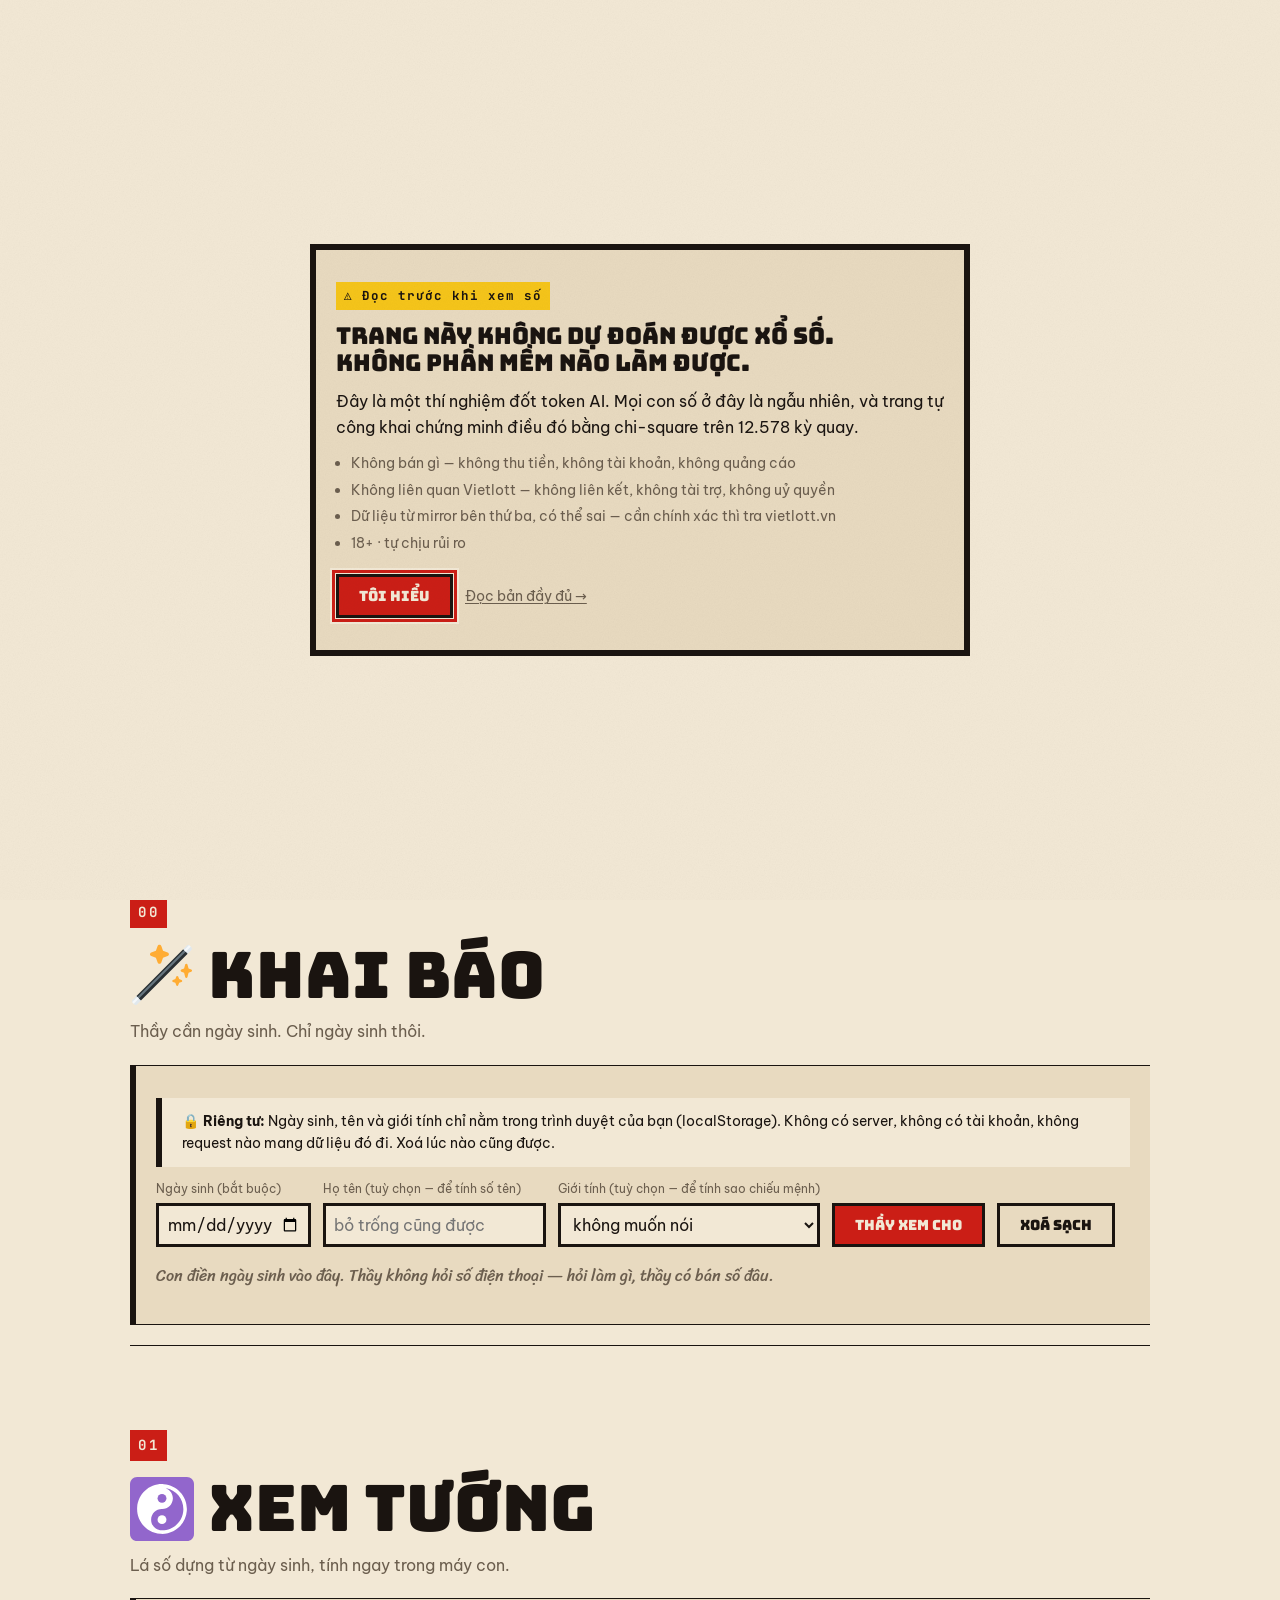
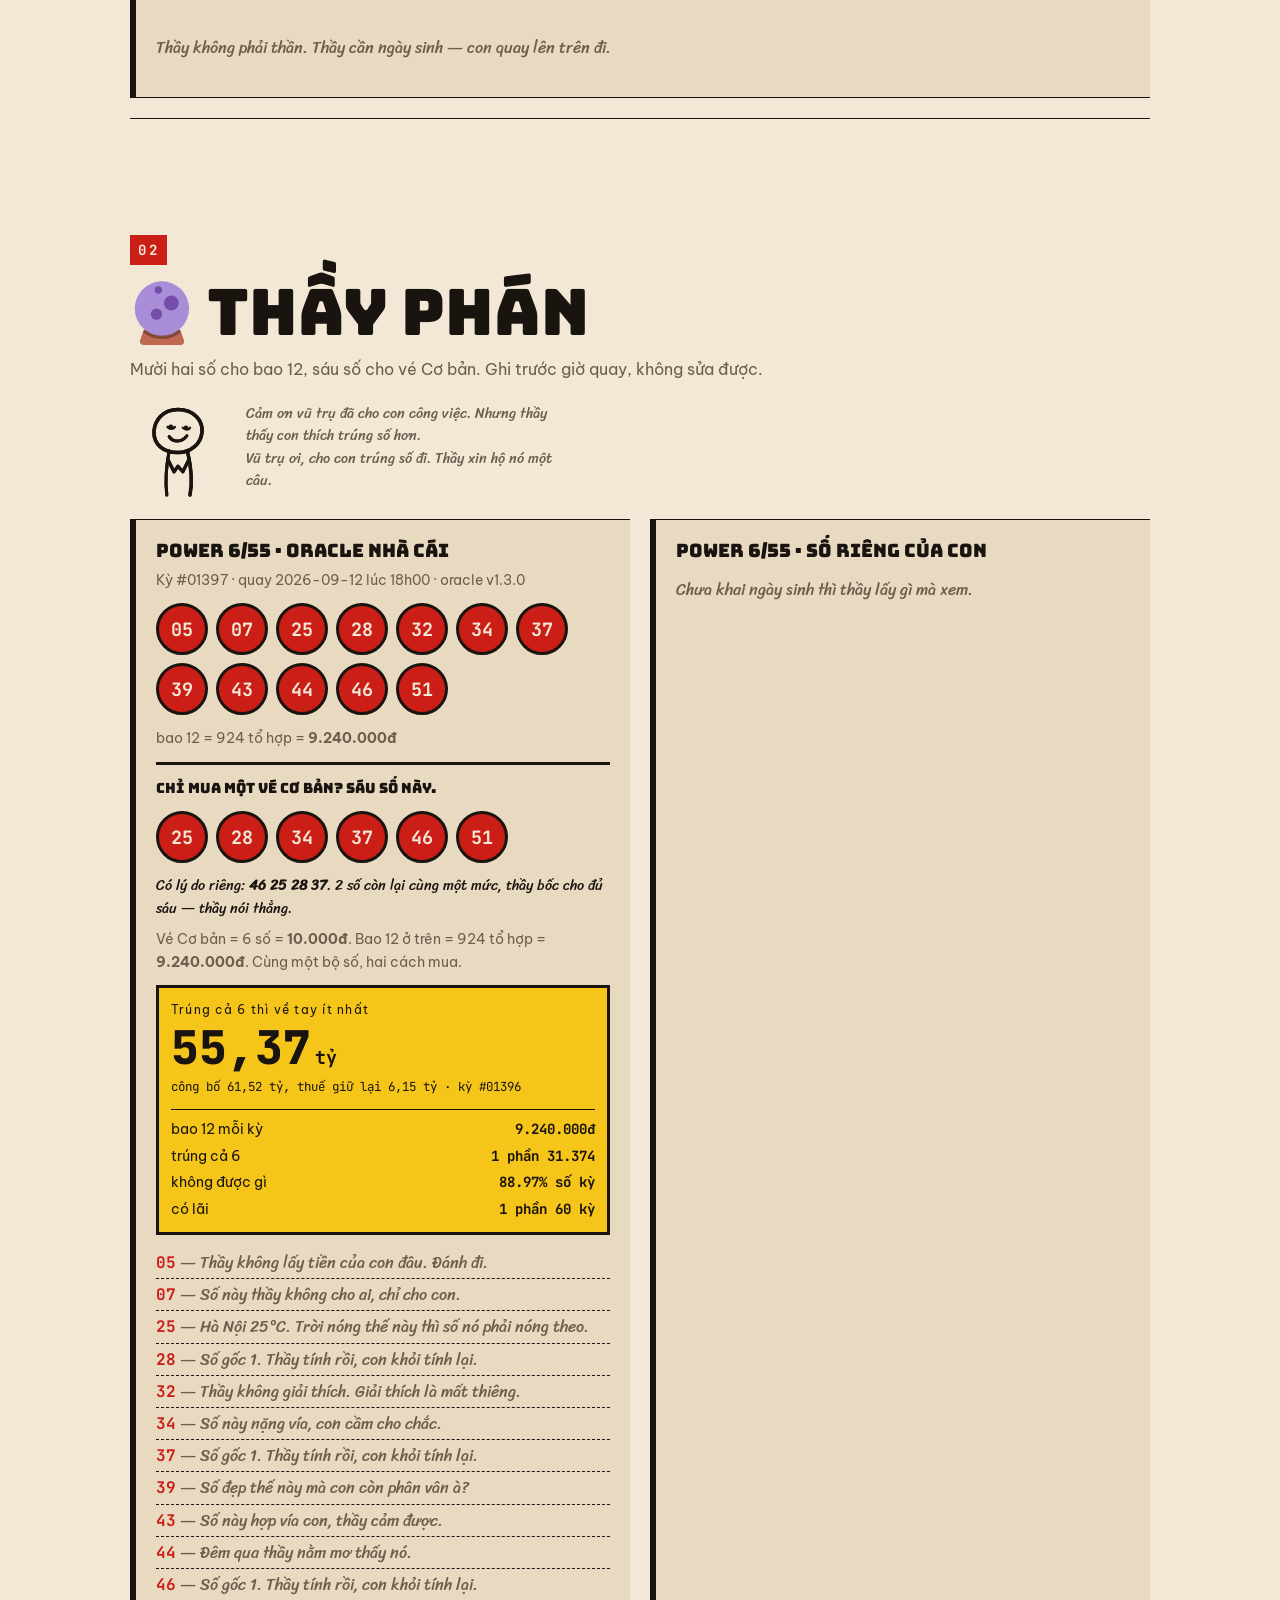
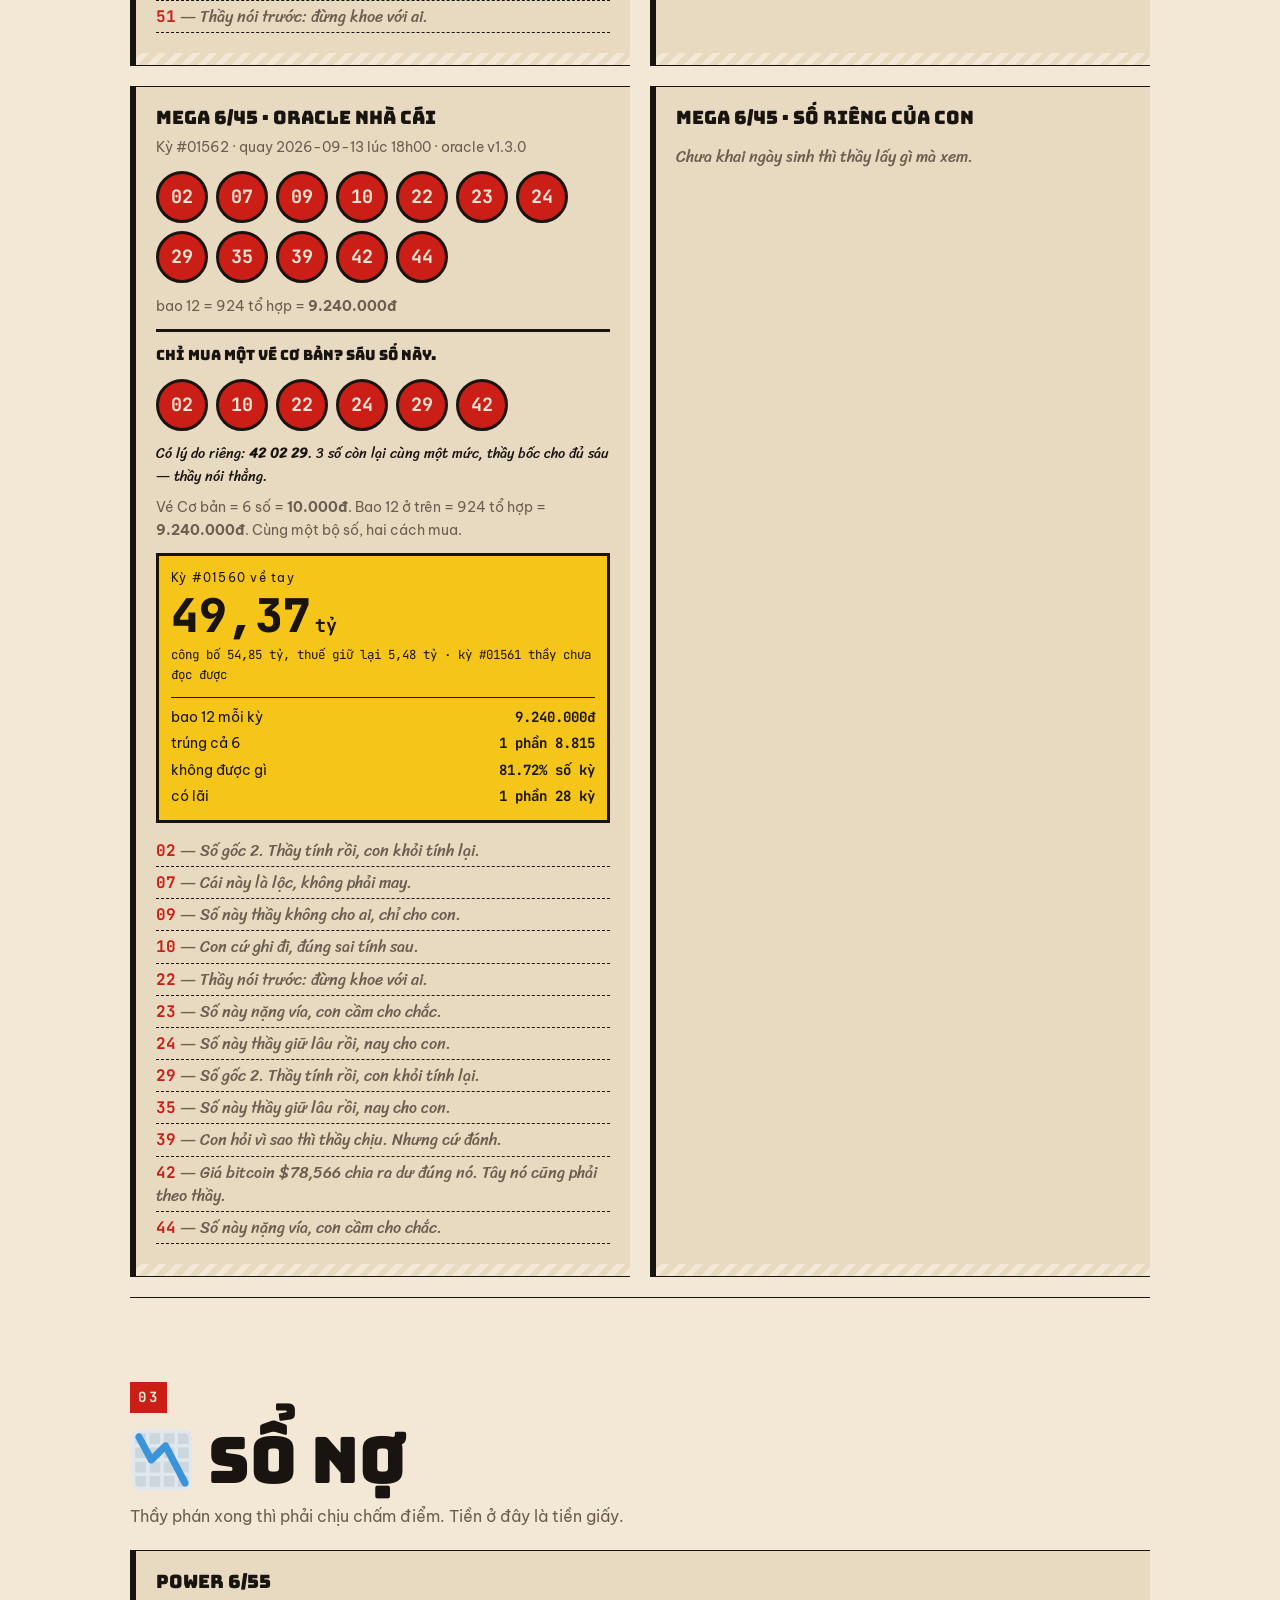
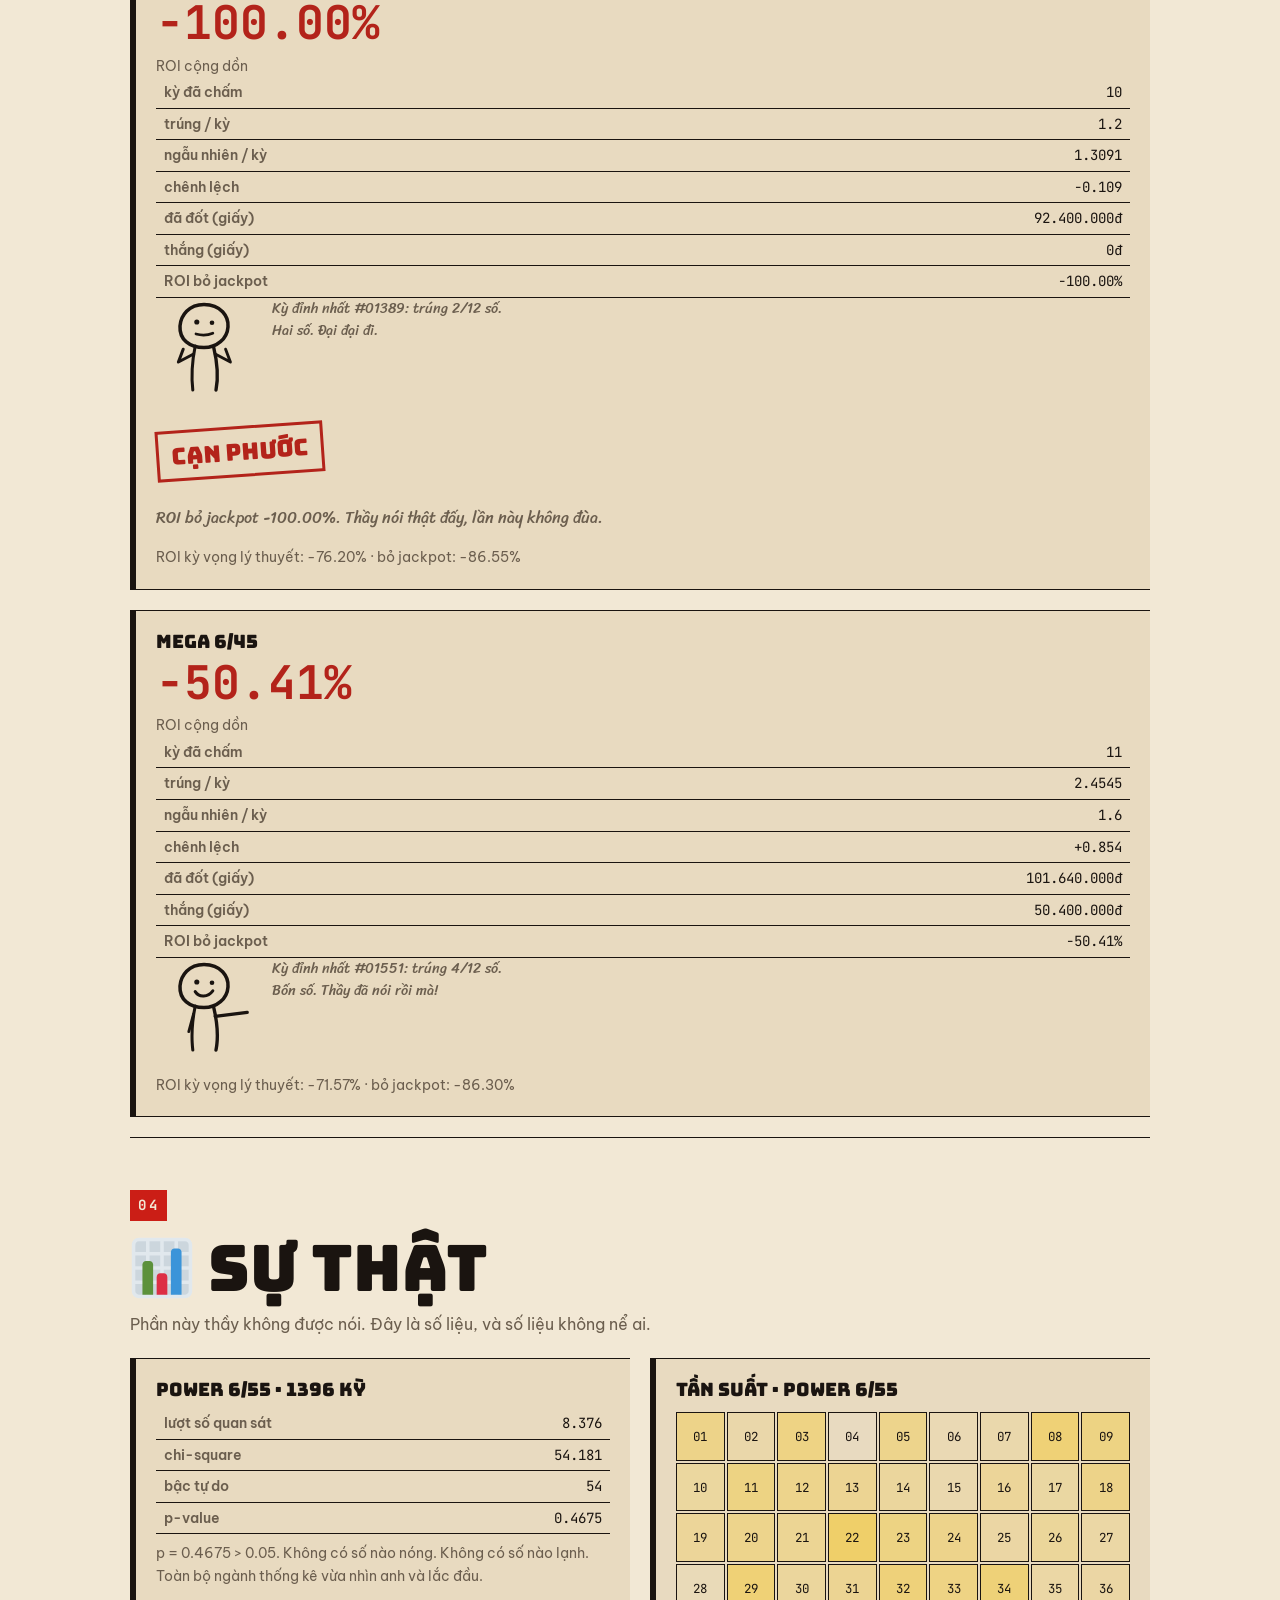
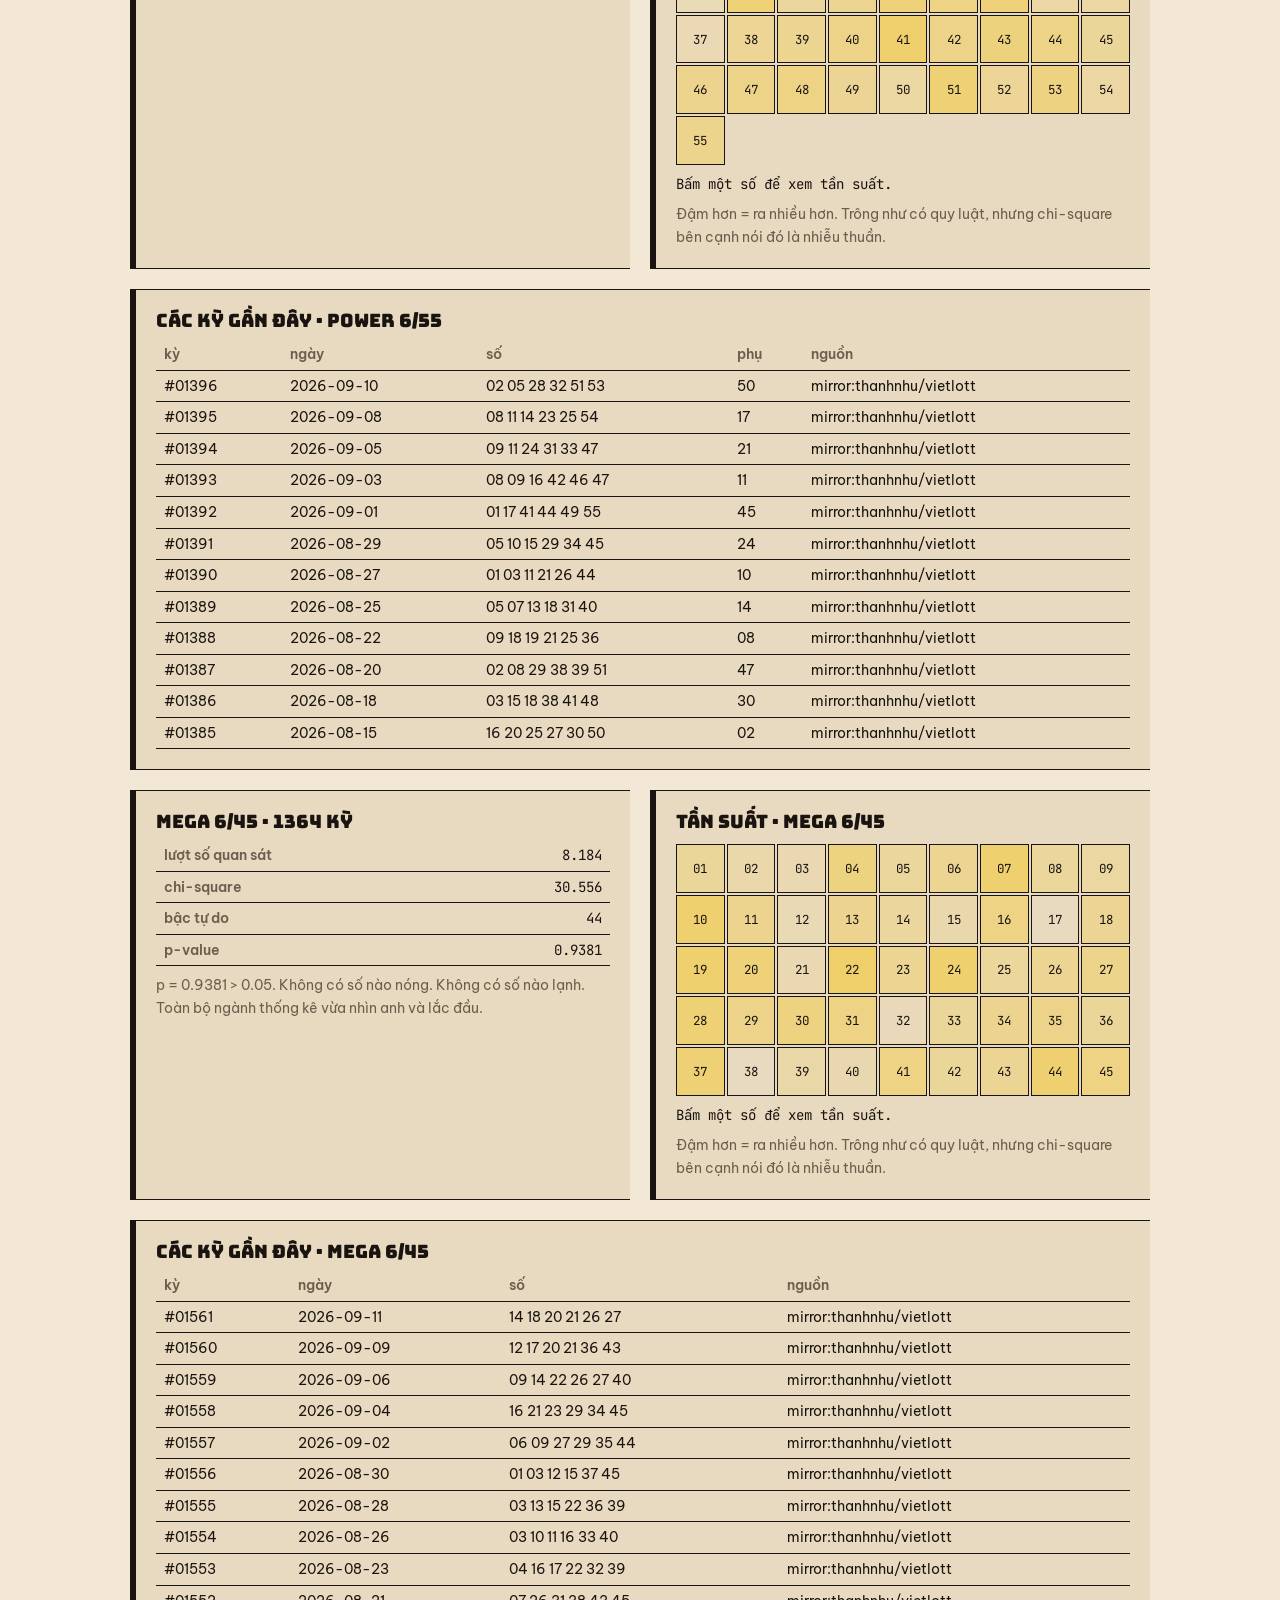
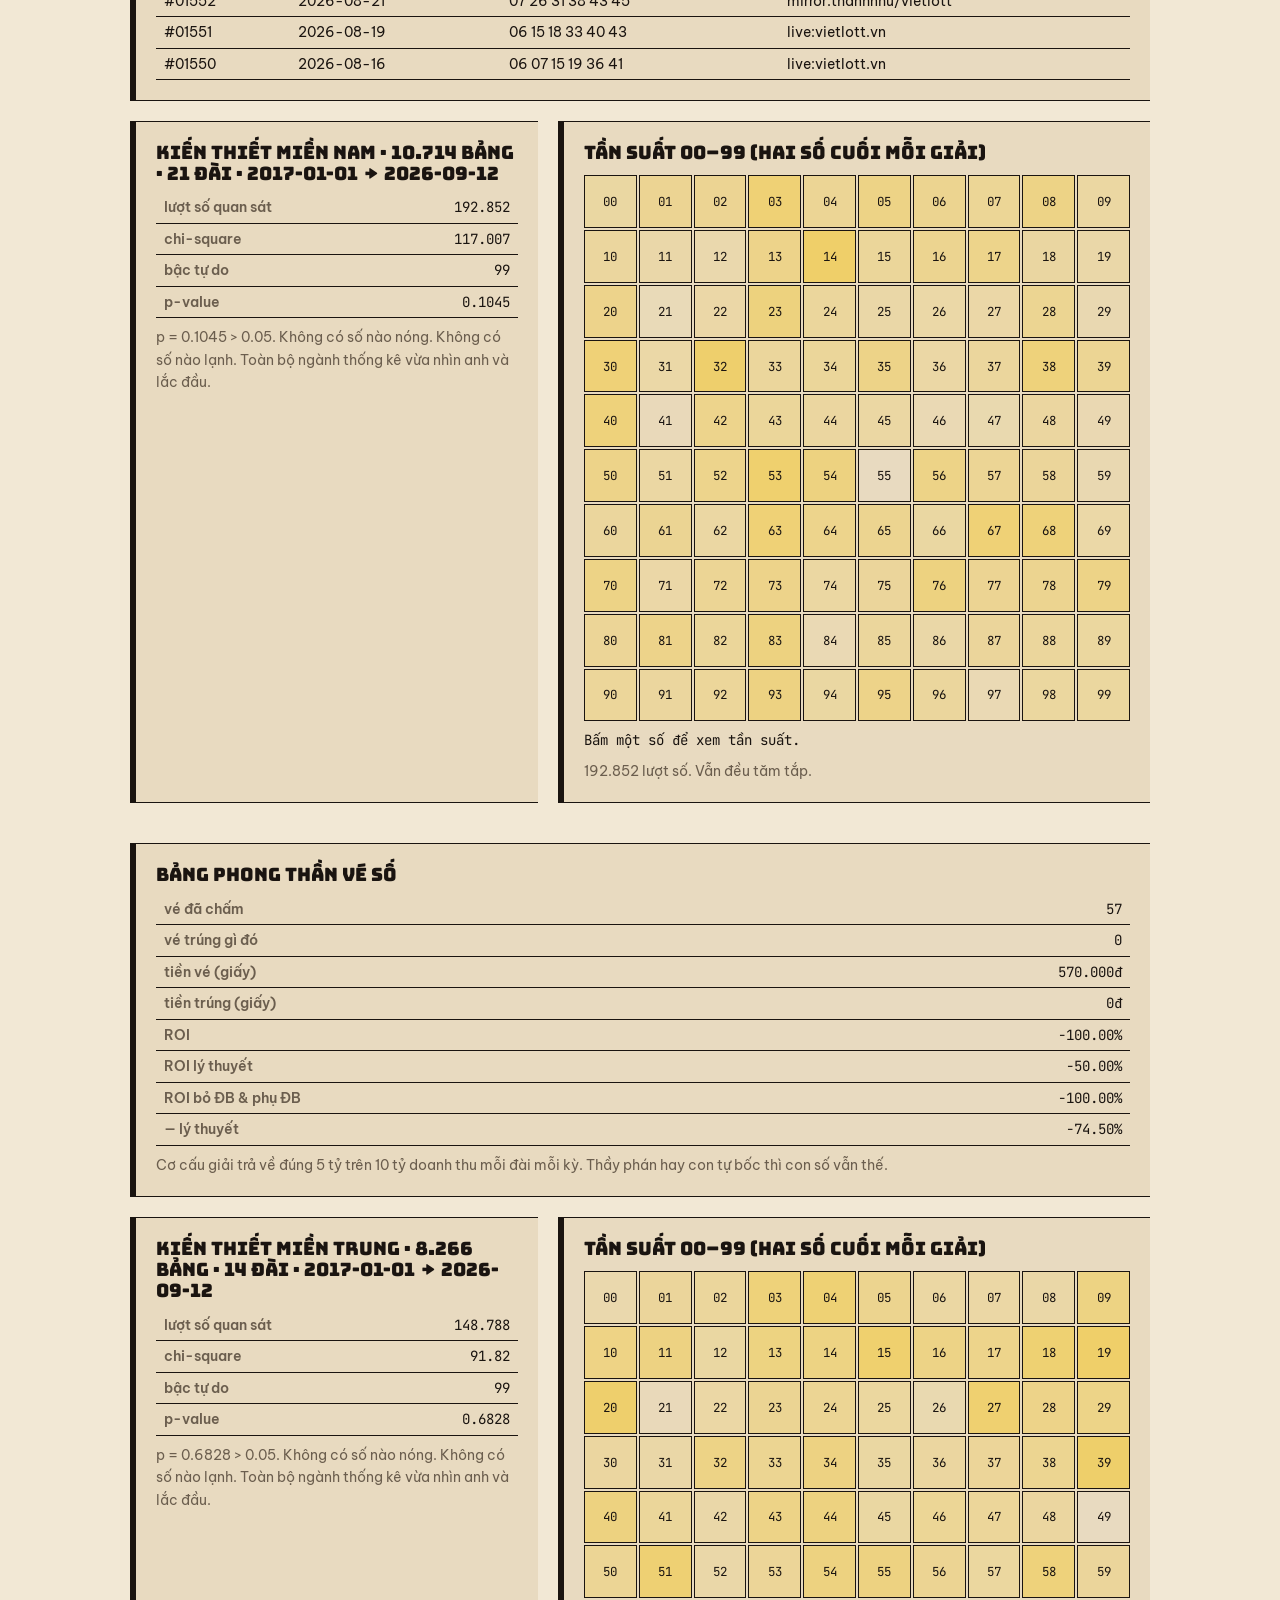
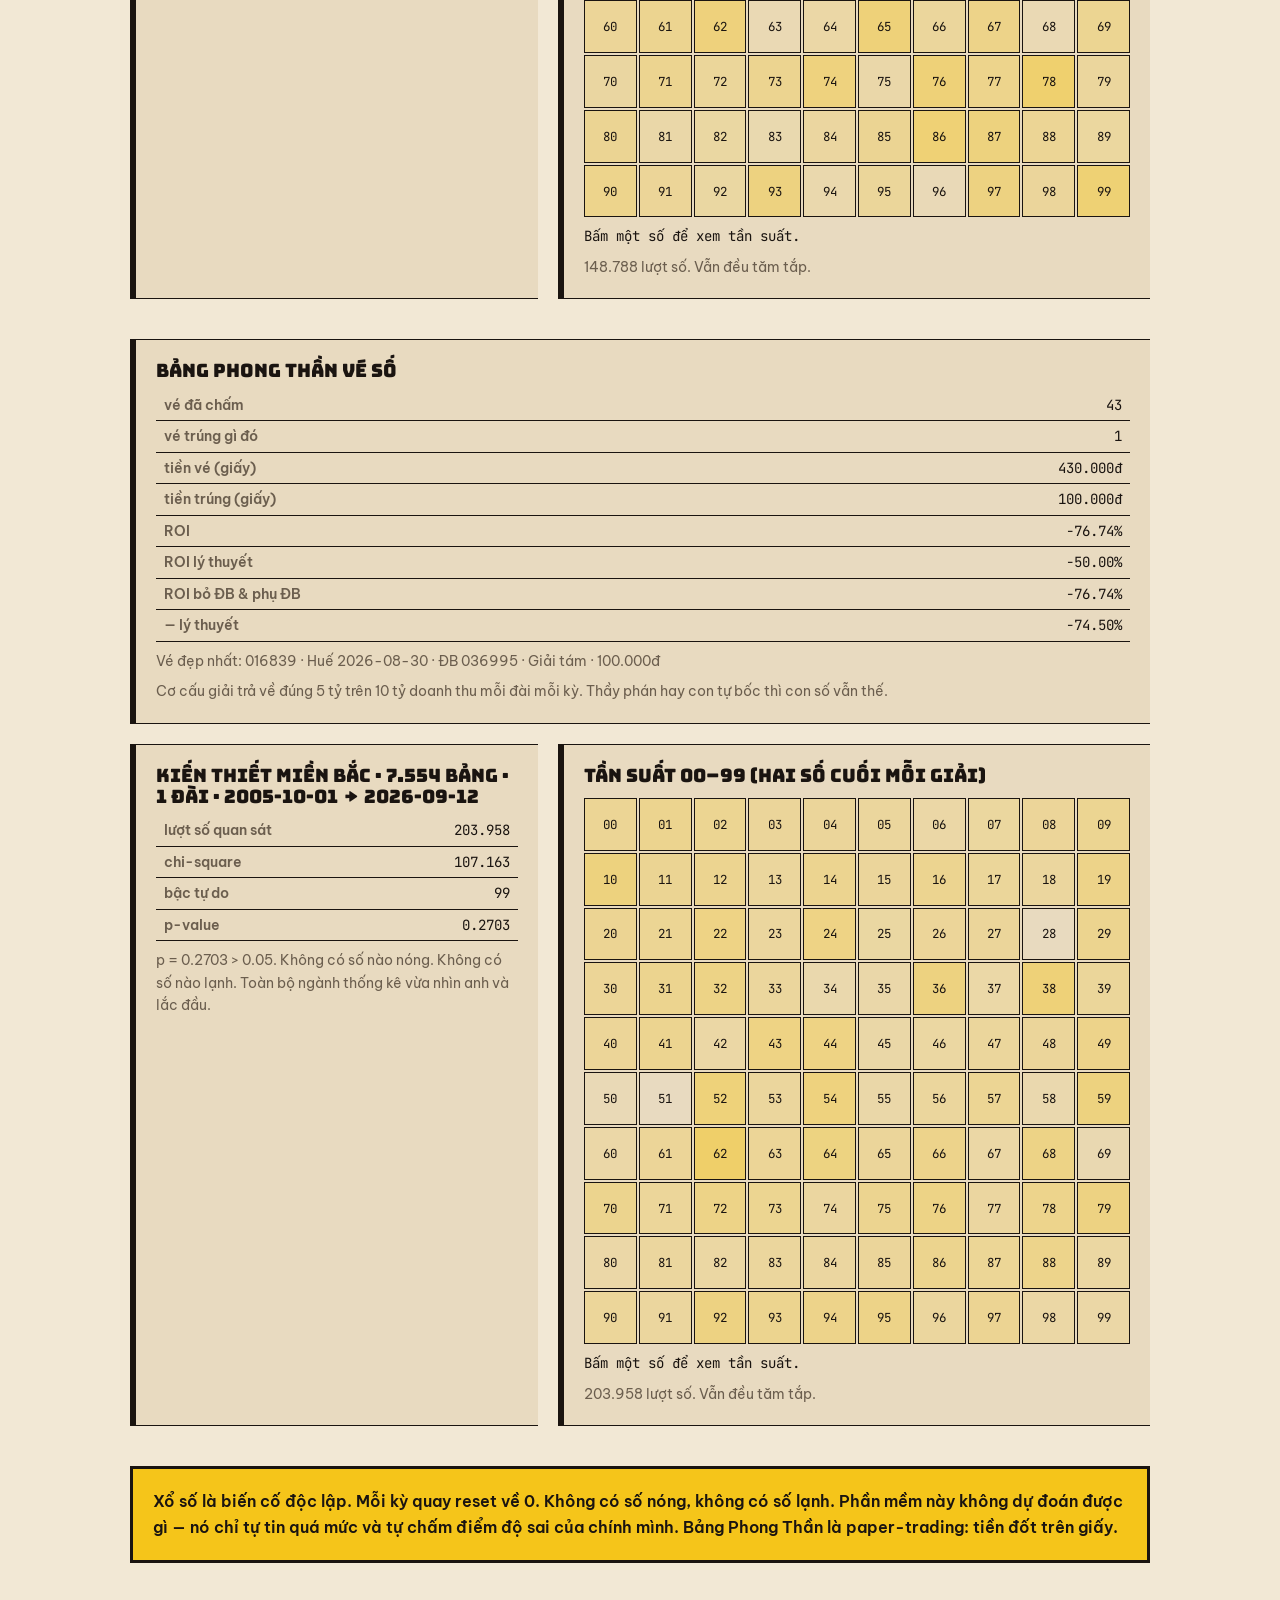
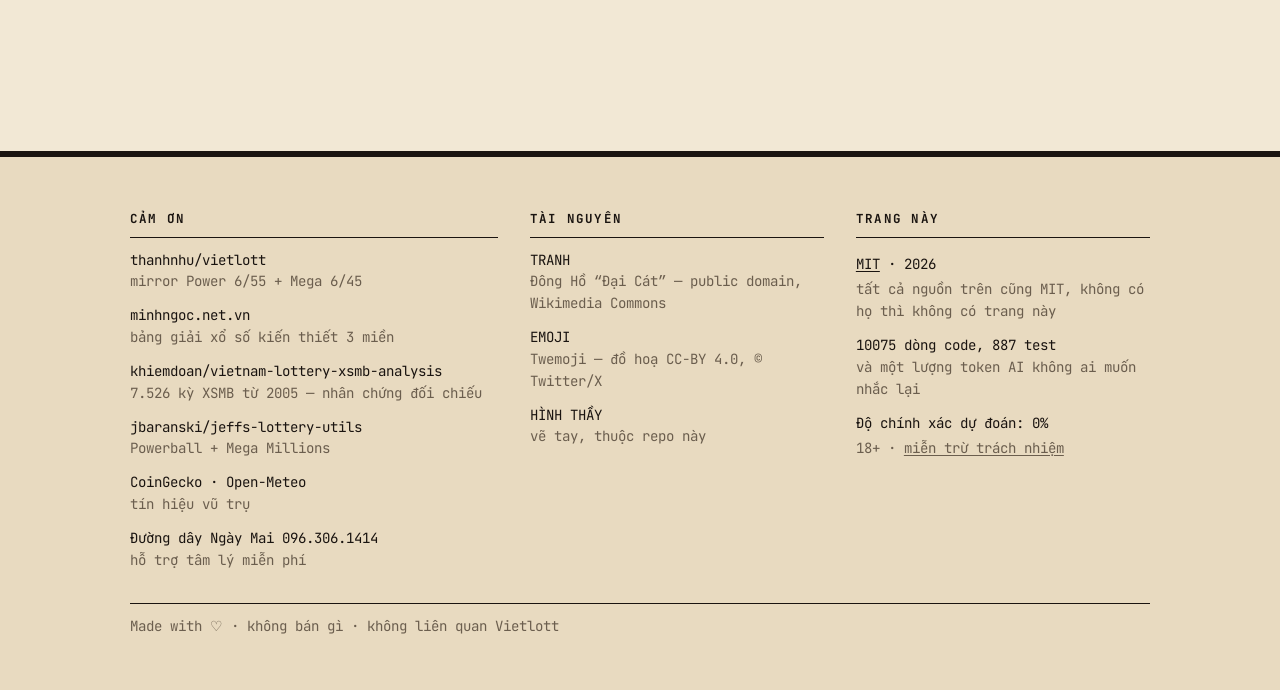
<file: site/index.html>
<!doctype html>
<html lang="vi">
<head>
<meta charset="utf-8">
<meta name="viewport" content="width=device-width, initial-scale=1, viewport-fit=cover">
<title>trungso — Thầy phán số, toán học phán thầy</title>
<link rel="icon" href="data:image/svg+xml,%3Csvg xmlns='http://www.w3.org/2000/svg' viewBox='0 0 100 100'%3E%3Ctext y='.9em' font-size='90'%3E%F0%9F%94%AE%3C/text%3E%3C/svg%3E">

<!-- Skin must be on <html> before the first paint, or the page flashes the default. -->
<script>
  try {
    var t = localStorage.getItem('trungso.theme.v1');
    document.documentElement.dataset.theme =
      ['veso','thantai','viahe','y2k'].indexOf(t) >= 0 ? t : 'veso';
  } catch (e) { document.documentElement.dataset.theme = 'veso'; }
</script>

<link rel="preconnect" href="https://fonts.googleapis.com">
<link rel="preconnect" href="https://fonts.gstatic.com" crossorigin>
<link rel="stylesheet" href="https://fonts.googleapis.com/css2?family=Bungee&family=Bungee+Shade&family=Anton&family=Playfair+Display:wght@700;900&family=Be+Vietnam+Pro:wght@400;600;800&family=Grandstander:wght@400;700&family=JetBrains+Mono:wght@400;700&family=Sriracha&display=swap">
<link rel="stylesheet" href="./tokens.css">

<link rel="stylesheet" href="./page.css">
</head>
<body id="top" data-page="xoso">
<div class="grain" aria-hidden="true"></div>

<div class="topbar">
<p class="warnstrip">
  ⚠ Trò đùa — trang này <b>không dự đoán được xổ số</b>. Mọi số là ngẫu nhiên. 18+ ·
  <a href="https://github.com/quocdaijr/trungso/blob/main/DISCLAIMER.md" target="_blank" rel="noopener">miễn trừ trách nhiệm</a>
</p>
<nav class="slab">
  <a class="slab__mark" href="#top">trungso</a>
  <a class="slab__to" href="./tai-chinh.html">Tài chính →</a>
  <div class="slab__themes" role="radiogroup" aria-label="Chọn bộ da">
    <button class="stamp" role="radio" type="button" data-set-theme="veso" aria-checked="true"><span class="stamp__full">VÉ SỐ</span><span class="stamp__short">V</span></button>
    <button class="stamp" role="radio" type="button" data-set-theme="thantai" aria-checked="false"><span class="stamp__full">THẦN TÀI</span><span class="stamp__short">T</span></button>
    <button class="stamp" role="radio" type="button" data-set-theme="viahe" aria-checked="false"><span class="stamp__full">VỈA HÈ</span><span class="stamp__short">H</span></button>
    <button class="stamp" role="radio" type="button" data-set-theme="y2k" aria-checked="false"><span class="stamp__full">Y2K</span><span class="stamp__short">Y</span></button>
  </div>
</nav>
</div>

<header class="wrap masthead">
  <h1 class="masthead__title">Thầy phán số,<br>toán học phán thầy</h1>
  <p class="masthead__lede">
    Thầy ngồi đây ban số. Máy ngồi cạnh chấm điểm thầy. Cả hai đều công khai.
  </p>
  <p class="disclaim">
    <b>Đọc trước:</b> xổ số là biến cố độc lập — mỗi kỳ quay reset về 0, không có số nóng,
    không có số lạnh. Trang này <b>không dự đoán được gì</b>. Nó chỉ tự tin quá mức rồi tự
    chấm điểm độ sai của mình. Tiền ở đây là <b>tiền giấy</b>.
    <br><br>
    Không bán gì · không liên quan Vietlott · dữ liệu từ mirror bên thứ ba có thể sai
    (cần chính xác thì tra <a href="https://vietlott.vn" target="_blank" rel="noopener">vietlott.vn</a>) ·
    18+ · tự chịu rủi ro ·
    <a href="https://github.com/quocdaijr/trungso/blob/main/DISCLAIMER.md" target="_blank" rel="noopener">bản miễn trừ đầy đủ</a>
  </p>
</header>

<main class="wrap" id="app">
  <p class="note" id="boot">Đang mở sổ…</p>
</main>

<footer class="ft">
  <div class="wrap colophon">
    <div class="colophon__cols">
      <section>
        <h2>CẢM ƠN</h2>
        <dl>
          <dt>thanhnhu/vietlott</dt><dd>mirror Power 6/55 + Mega 6/45</dd>
          <dt>minhngoc.net.vn</dt><dd>bảng giải xổ số kiến thiết 3 miền</dd>
          <dt>khiemdoan/vietnam-lottery-xsmb-analysis</dt><dd>7.526 kỳ XSMB từ 2005 — nhân chứng đối chiếu</dd>
          <dt>jbaranski/jeffs-lottery-utils</dt><dd>Powerball + Mega Millions</dd>
          <dt>CoinGecko · Open-Meteo</dt><dd>tín hiệu vũ trụ</dd>
          <dt>Đường dây Ngày Mai 096.306.1414</dt><dd>hỗ trợ tâm lý miễn phí</dd>
        </dl>
      </section>
      <section>
        <h2>TÀI NGUYÊN</h2>
        <dl>
          <dt>TRANH</dt><dd>Đông Hồ “Đại Cát” — public domain, Wikimedia Commons</dd>
          <dt>EMOJI</dt><dd>Twemoji — đồ hoạ CC-BY 4.0, © Twitter/X</dd>
          <dt>HÌNH THẦY</dt><dd>vẽ tay, thuộc repo này</dd>
        </dl>
      </section>
      <section>
        <h2>TRANG NÀY</h2>
        <dl>
          <dt><a href="https://github.com/quocdaijr/trungso">MIT</a> · 2026</dt>
          <dd>tất cả nguồn trên cũng MIT, không có họ thì không có trang này</dd>
          <dt>10075 dòng code, 887 test</dt>
          <dd>và một lượng token AI không ai muốn nhắc lại</dd>
          <dt>Độ chính xác dự đoán: 0%</dt>
          <dd>18+ · <a href="https://github.com/quocdaijr/trungso/blob/main/DISCLAIMER.md">miễn trừ trách nhiệm</a></dd>
        </dl>
      </section>
    </div>
    <p class="colophon__base">Made with ♡ · không bán gì · không liên quan Vietlott</p>
  </div>
</footer>

<script src="./dom.js"></script>
<script src="./thay.js"></script>
<script src="./warning.js"></script>
<script src="./theme.js"></script>
<script src="./personal.js"></script>
<script src="./render.js"></script>
</body>
</html>
</file>
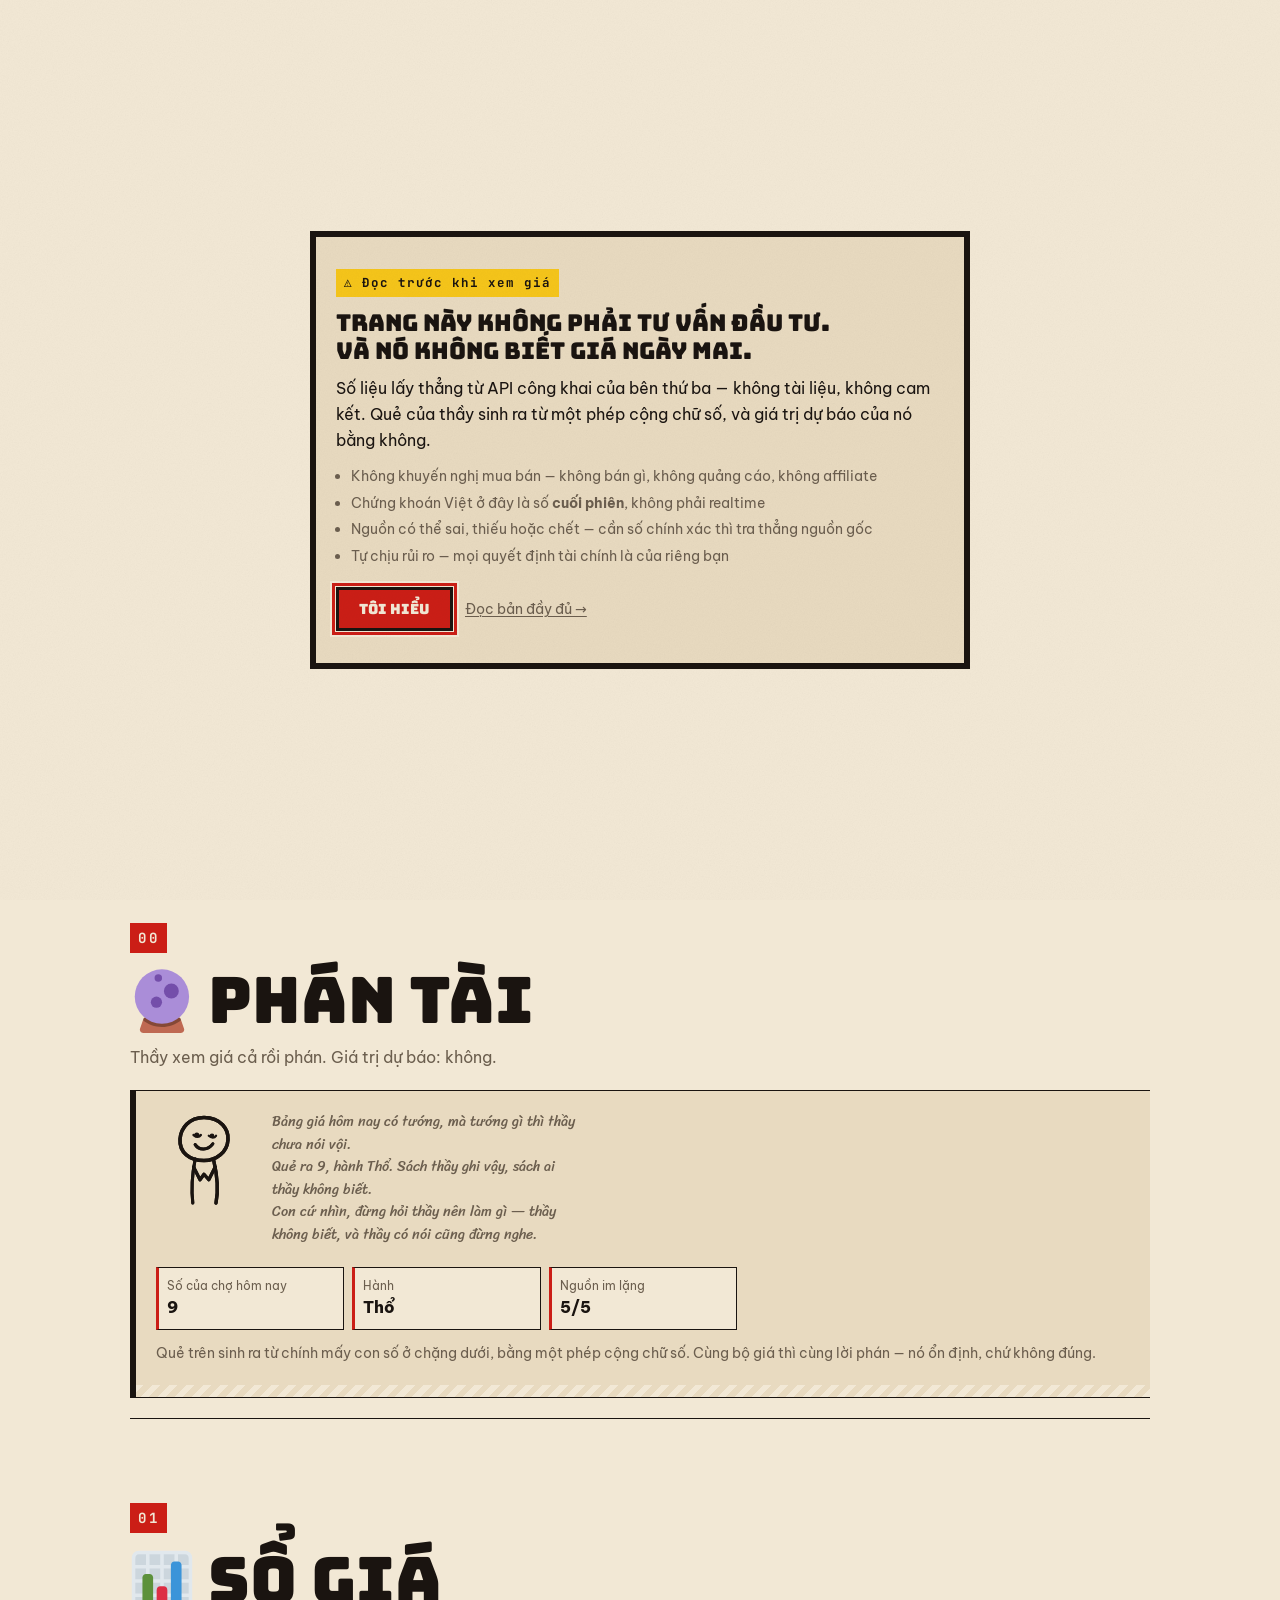
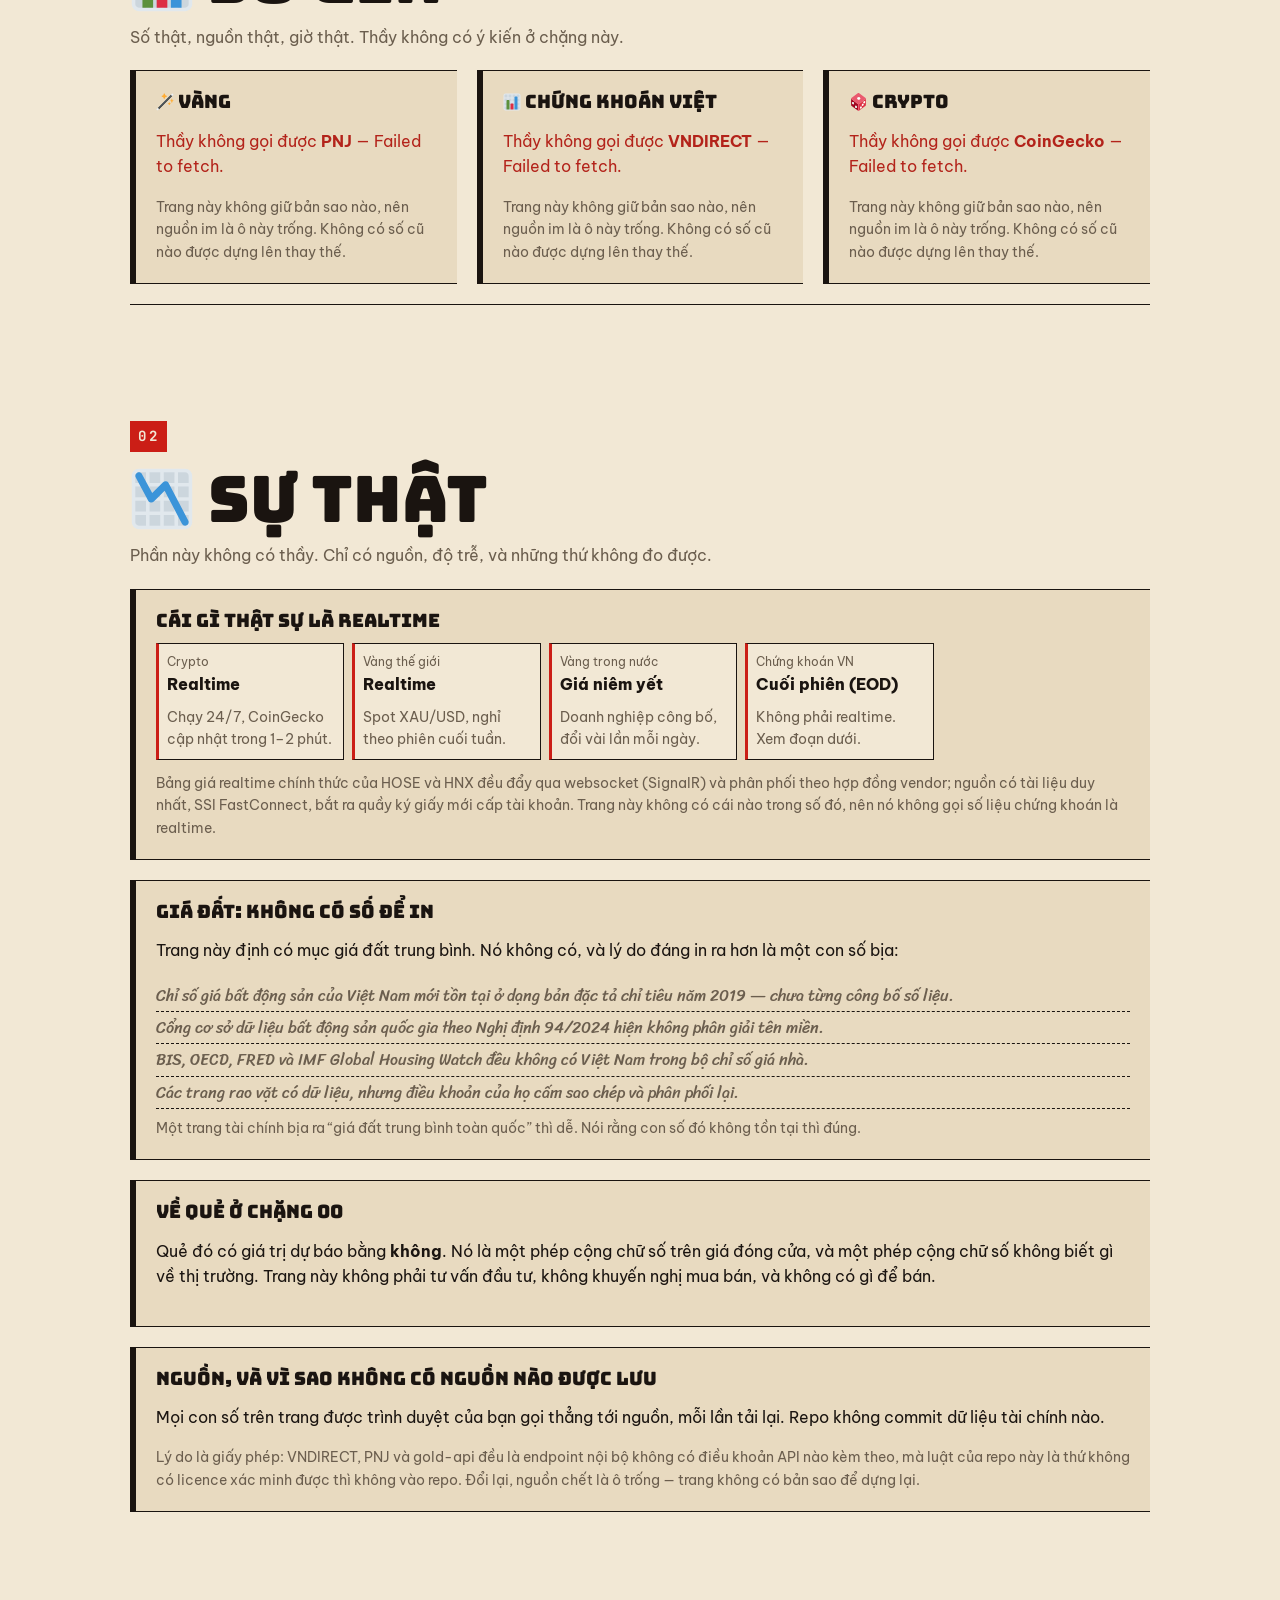
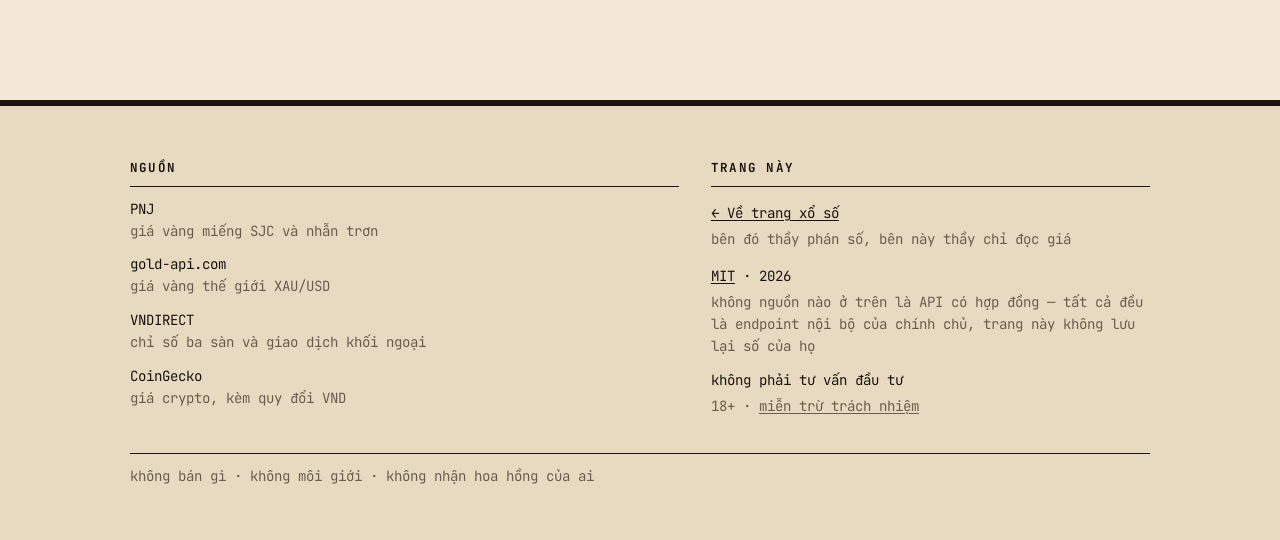
<file: site/tai-chinh.html>
<!doctype html>
<html lang="vi">
<head>
<meta charset="utf-8">
<meta name="viewport" content="width=device-width, initial-scale=1, viewport-fit=cover">
<title>trungso — Thầy phán giá, số liệu phán thầy</title>
<link rel="icon" href="data:image/svg+xml,%3Csvg xmlns='http://www.w3.org/2000/svg' viewBox='0 0 100 100'%3E%3Ctext y='.9em' font-size='90'%3E%F0%9F%94%AE%3C/text%3E%3C/svg%3E">

<!-- Skin must be on <html> before the first paint, or the page flashes the default. -->
<script>
  try {
    var t = localStorage.getItem('trungso.theme.v1');
    document.documentElement.dataset.theme =
      ['veso','thantai','viahe','y2k'].indexOf(t) >= 0 ? t : 'veso';
  } catch (e) { document.documentElement.dataset.theme = 'veso'; }
</script>

<link rel="preconnect" href="https://fonts.googleapis.com">
<link rel="preconnect" href="https://fonts.gstatic.com" crossorigin>
<link rel="stylesheet" href="https://fonts.googleapis.com/css2?family=Bungee&family=Bungee+Shade&family=Anton&family=Playfair+Display:wght@700;900&family=Be+Vietnam+Pro:wght@400;600;800&family=Grandstander:wght@400;700&family=JetBrains+Mono:wght@400;700&family=Sriracha&display=swap">
<link rel="stylesheet" href="./tokens.css">
<link rel="stylesheet" href="./page.css">
</head>
<body id="top" data-page="taichinh">
<div class="grain" aria-hidden="true"></div>

<div class="topbar">
<p class="warnstrip">
  ⚠ Trò đùa — trang này <b>không phải tư vấn đầu tư</b>. Số liệu tham khảo, có thể sai hoặc trễ ·
  <a href="https://github.com/quocdaijr/trungso/blob/main/DISCLAIMER.md" target="_blank" rel="noopener">miễn trừ trách nhiệm</a>
</p>
<nav class="slab">
  <a class="slab__mark" href="#top">trungso</a>
  <a class="slab__to" href="./index.html">← Xổ số</a>
  <div class="slab__themes" role="radiogroup" aria-label="Chọn bộ da">
    <button class="stamp" role="radio" type="button" data-set-theme="veso" aria-checked="true"><span class="stamp__full">VÉ SỐ</span><span class="stamp__short">V</span></button>
    <button class="stamp" role="radio" type="button" data-set-theme="thantai" aria-checked="false"><span class="stamp__full">THẦN TÀI</span><span class="stamp__short">T</span></button>
    <button class="stamp" role="radio" type="button" data-set-theme="viahe" aria-checked="false"><span class="stamp__full">VỈA HÈ</span><span class="stamp__short">H</span></button>
    <button class="stamp" role="radio" type="button" data-set-theme="y2k" aria-checked="false"><span class="stamp__full">Y2K</span><span class="stamp__short">Y</span></button>
  </div>
</nav>
</div>

<header class="wrap masthead">
  <h1 class="masthead__title">Thầy phán giá,<br>số liệu phán thầy</h1>
  <p class="masthead__lede">
    Vàng, chứng khoán, crypto. Thầy phán một quẻ. Rồi trang tự nói quẻ đó đáng giá bao nhiêu.
  </p>
  <p class="disclaim">
    <b>Đọc trước:</b> đây <b>không phải</b> tư vấn tài chính, đầu tư hay khuyến nghị mua bán.
    Số liệu lấy trực tiếp từ API công khai của bên thứ ba — <b>không có tài liệu, không có
    cam kết</b>, có thể sai, thiếu hoặc trễ. Chứng khoán Việt ở đây là số
    <b>cuối phiên</b>, không phải realtime.
    <br><br>
    Không bán gì · không quảng cáo · không affiliate · không thu thập dữ liệu ·
    cần số chính xác thì tra thẳng nguồn gốc ·
    <a href="https://github.com/quocdaijr/trungso/blob/main/DISCLAIMER.md" target="_blank" rel="noopener">bản miễn trừ đầy đủ</a>
  </p>
</header>

<main class="wrap" id="app">
  <p class="note" id="boot">Thầy đang hỏi giá…</p>
</main>

<footer class="ft">
  <div class="wrap colophon">
    <div class="colophon__cols colophon__cols--2">
      <section>
        <h2>NGUỒN</h2>
        <dl>
          <dt>PNJ</dt><dd>giá vàng miếng SJC và nhẫn trơn</dd>
          <dt>gold-api.com</dt><dd>giá vàng thế giới XAU/USD</dd>
          <dt>VNDIRECT</dt><dd>chỉ số ba sàn và giao dịch khối ngoại</dd>
          <dt>CoinGecko</dt><dd>giá crypto, kèm quy đổi VND</dd>
        </dl>
      </section>
      <section>
        <h2>TRANG NÀY</h2>
        <dl>
          <dt><a href="./index.html">← Về trang xổ số</a></dt>
          <dd>bên đó thầy phán số, bên này thầy chỉ đọc giá</dd>
          <dt><a href="https://github.com/quocdaijr/trungso">MIT</a> · 2026</dt>
          <dd>không nguồn nào ở trên là API có hợp đồng — tất cả đều là endpoint nội bộ của chính chủ, trang này không lưu lại số của họ</dd>
          <dt>không phải tư vấn đầu tư</dt>
          <dd>18+ · <a href="https://github.com/quocdaijr/trungso/blob/main/DISCLAIMER.md">miễn trừ trách nhiệm</a></dd>
        </dl>
      </section>
    </div>
    <p class="colophon__base">không bán gì · không môi giới · không nhận hoa hồng của ai</p>
  </div>
</footer>

<script src="./dom.js"></script>
<script src="./thay.js"></script>
<script src="./warning.js"></script>
<script src="./theme.js"></script>
<script src="./personal.js"></script>
<script src="./finance.js"></script>
</body>
</html>
</file>
<file: site/tokens.css>
/* Hallmark · pre-emit critique: P5 H5 E4 S5 R4 V4
 * nav: N7 brutal slab · footer: Ft4 colophon
 * contrast: pass (40-41, re-measured by canvas after the mobile pass)
 * mobile: pass (34, 49, 50-57) · honest: pass (46) · chrome: pass (47)
 * tokens: pass (48) · icons: see note · motion: 4 primitives
 *
 * Audited 2026-08-22. Fixed: .kpi wore --font-display in a column of figures (every
 * display face here has proportional digits, 5.84-12.15px spread) and --font-body was no
 * better - Be Vietnam Pro ships no tabular figure set, so tabular-nums is a no-op in veso
 * and thantai. .kpi now uses --font-num like every other figure on the page: spread 0.
 * Also: .privacy's 6px green left edge was the side-stripe-card tell, now --color-rule;
 * z-index 9999 became a named --z-* scale; the five stages no longer share one padding.
 *
 * Known, deliberate deviations - stated rather than quietly passed:
 *   G22  viahe's neutrals are chroma 0 on purpose; the skin is called Vỉa Hè and the
 *        point is raw pavement, not a tinted grey. The other three skins tint theirs.
 *   G26  .cell ships default/hover/focus-visible/active/pressed but no :disabled - a
 *        frequency cell has no disabled state in this app, and dead CSS is worse.
 *   G30  emoji appear at stage titles. They are self-hosted, attributed Twemoji SVGs
 *        chosen per stage (🔮 divination, 📉 losses, 📊 statistics), not the generic
 *        ✨🚀⚡ set standing in for a missing icon system.
 *   G45  five stage eyebrows (00-04). The exception list names Long Document, Manifesto
 *        and Catalogue-numbered, and caps at 1-2; Narrative Workflow is not on it. Kept:
 *        design.md specifies them, a fortune-telling session is genuinely ordinal, and the
 *        hard ban - tag-left / heading-right - is respected. Flagged, not silently passed.
 *   G55  the per-column ink test still reports 3-4px of bounding-box overlap on wrapped
 *        display heads. A tone mark's box is wider and taller than its ink; checked by
 *        eye at 320/390/414 on all four skins and the marks clear. See --lh-display.
 *
 * macrostructure: Narrative Workflow · genre: playful
 * theme: custom ×4 (veso · thantai · viahe · y2k) · tone: bẩn bựa / thầy bói vỉa hè
 * axes: veso    light · display-heavy       · warm
 *       thantai dark  · high-contrast-serif · warm-gold
 *       viahe   dark  · display-condensed   · chromatic-other
 *       y2k     dark  · display-3D          · cool
 *
 * OKLCH values are computed from the hex anchors in the comments, not eyeballed.
 * Contrast was measured before these were locked - see the ratio table below.
 *
 *   theme    ink/paper  dim/paper  accent/paper  accent-2/paper
 *   veso        15.01      5.18       4.63          1.34  <- see the veso rules
 *
 * --color-good is not in that table because it is not a paper-relative accent: it
 * lands on paper-2 inside torn blocks. Measured there, veso needed 45% lightness.
 *   thantai      8.79      4.84       4.77          7.78
 *   viahe       16.16      4.61      14.50         16.05
 *   y2k         15.74      6.09      12.07          5.36
 */

:root {
  /* ---- spacing: 4pt scale ---- */
  --space-2xs: 4px;
  --space-xs: 8px;
  --space-sm: 12px;
  --space-md: 20px;
  --space-lg: 32px;
  --space-xl: 52px;
  --space-2xl: 84px;

  /* ---- type scale ---- */
  --text-xs: 0.78rem;
  --text-sm: 0.88rem;
  --text-base: 1rem;
  --text-lg: 1.15rem;
  --text-xl: 1.45rem;
  --text-2xl: 2rem;
  --text-3xl: 2.9rem;
  /* The pot figure. Fluid, because it is the one number on the page somebody actually
     came for and a fixed 2.9rem broke "31,41 tỷ" across two lines at 280px and 320px -
     measured, not guessed. The cap keeps it identical to --text-3xl on a laptop. */
  --text-figure: clamp(1.9rem, 10vw, 2.9rem);
  --text-display-s: clamp(2.2rem, 7vw, 4rem);
  --text-display: clamp(2.6rem, 11vw, 6.5rem);

  /* ---- rules & shape ---- */
  --rule-hair: 1px;
  --rule-mid: 3px;
  --rule-slab: 6px;
  --radius: 0; /* zero everywhere. The only round thing on this page is a lottery ball. */
  /* Display leading. Not the 0.95 tight-display convention: Vietnamese tone marks sit
     ABOVE the cap line, so a wrapped display line's mark collides with the line above.
     Measured per horizontal column at 320/390/414px - a whole-line union over-reports,
     since it pairs a comma at the right edge with a mark at the left edge of the next
     line, which can never meet. Bungee Shade overrides this; see the y2k block. */
  --lh-display: 1.12;
  /* Heatmap tint ceiling. Per skin, because the safe maximum is a property of the skin,
     not a taste setting: accent-2 is a pale gold on thantai and a bright yellow on viahe,
     so tinting a dark cell moves it TOWARD the light ink and contrast falls away. Swept
     in 1% steps against the composited cell: AA held to 60% on veso and y2k, 40% on
     viahe, 37% on thantai. These sit under those ceilings with room to spare. */
  --heat-max: 52%;
  --ball: 50%;
  --tap: 44px; /* WCAG 2.5.8 / Apple HIG minimum touch target */
  --heat-gap: 2px; /* named so .block--heat can size a 10x10 grid from it */

  /* ---- stacking: named, so nobody has to guess whether 9999 was load-bearing ---- */
  --z-nav: 100;    /* the sticky slab */
  --z-gate: 1000;  /* the first-visit warning modal, above the nav */
  --z-grain: 9000; /* the print grain sits over everything and takes no pointer events */

  /* ---- motion ---- */
  --ease-out: cubic-bezier(0.22, 1, 0.36, 1);
  --ease-in: cubic-bezier(0.55, 0, 1, 0.45);
  --ease-in-out: cubic-bezier(0.65, 0, 0.35, 1);
  --dur-fast: 120ms;
  --dur-base: 220ms;
  --dur-slow: 420ms;

  /* ---- faces shared across every skin ---- */
  --font-hand: "Sriracha", "Bradley Hand", cursive; /* the fortune-teller's own hand */
  --font-num: "JetBrains Mono", ui-monospace, SFMono-Regular, monospace;

  /* ---- grain ---- */
  --grain-opacity: 0.055;
  --grain-blend: multiply;
}

/* ============================ VÉ SỐ ============================
 * Street lottery ticket. Yellowed paper, red riso ink, chunky signage type.
 *
 * TWO HARD RULES, both measured:
 *   1. --color-accent-2 (yellow) is 1.34:1 on paper. It may ONLY be a solid fill
 *      with --color-ink on top. Never text, never a hairline.
 *   2. --color-accent (red) is 4.63:1 after deepening. Safe for UI text and
 *      borders at any size. Never needed loosening.
 */
[data-theme="veso"] {
  --color-paper: oklch(93.4% 0.027 83.5); /* #F2E8D5 */
  --color-paper-2: oklch(89.3% 0.038 83); /* #E8DAC0 */
  --color-ink: oklch(19.7% 0.013 55.5); /* #1A1410 */
  --color-ink-dim: oklch(49% 0.03 72.8); /* #6B5E4E */
  --color-accent: oklch(54% 0.206 29.1); /* #CB1E16 - deepened from 60.4%: cream-on-red
                                            was 3.53:1, short of AA for 14px bold UI text */
  --color-accent-2: oklch(84.2% 0.168 90.4); /* #F5C518 - fills only */
  --color-rule: oklch(19.7% 0.013 55.5);
  --color-good: oklch(45% 0.134 144); /* deepened from 52.4%: it measured 3.71:1 on
                                        paper-2, which is where .win and .kpi--good
                                        actually sit. AA starts at 46.4%; this has margin. */
  --color-bad: oklch(49.9% 0.181 29.1); /* #B3231A */
  --color-warn: oklch(67.9% 0.142 76.5); /* #C98A00 */
  --color-focus: oklch(54% 0.206 29.1);
  --color-on-accent-2: oklch(19.7% 0.013 55.5); /* ink - accent-2 is bright yellow */
  --font-display: "Bungee", system-ui, sans-serif;
  --font-body: "Be Vietnam Pro", system-ui, sans-serif;
  --grain-blend: multiply;
  --grain-opacity: 0.07;
}

/* ============================ THẦN TÀI ============================
 * Household shrine. Deep lacquer red, gilt lettering, high-contrast serif.
 */
[data-theme="thantai"] {
  --heat-max: 30%;
  --color-paper: oklch(37.7% 0.136 26.8); /* #7A1414 */
  --color-paper-2: oklch(31.5% 0.112 26.5); /* #5E0F0F */
  --color-ink: oklch(92.9% 0.043 84.6); /* #F5E6C8 */
  --color-ink-dim: oklch(75% 0.085 82.1); /* #C9A96E */
  --color-accent: oklch(74.7% 0.134 84.6); /* #D4A537 */
  --color-accent-2: oklch(88.9% 0.101 92.3); /* #F2D98B */
  --color-rule: oklch(74.7% 0.134 84.6);
  --color-good: oklch(74.1% 0.134 138.3);
  --color-bad: oklch(73.2% 0.165 28.3);
  --color-warn: oklch(88.9% 0.101 92.3);
  --color-focus: oklch(88.9% 0.101 92.3);
  --color-on-accent-2: oklch(37.7% 0.136 26.8); /* paper - accent-2 is pale gold */
  --font-display: "Playfair Display", Georgia, serif;
  --font-body: "Be Vietnam Pro", system-ui, sans-serif;
  --grain-blend: screen;
  --grain-opacity: 0.05;
}

/* ============================ VỈA HÈ ============================
 * Raw pavement brutalism. Near-black, phosphor green, condensed slab type.
 */
[data-theme="viahe"] {
  --heat-max: 32%;
  --color-paper: oklch(14.5% 0 90); /* #0A0A0A */
  --color-paper-2: oklch(19.1% 0 90); /* #141414 */
  --color-ink: oklch(93.1% 0 90); /* #E8E8E8 */
  --color-ink-dim: oklch(64% 0 90); /* raised from 58%: 4.29:1 on paper-2 missed AA */
  --color-accent: oklch(86.9% 0.278 144.5); /* #00FF41 */
  --color-accent-2: oklch(92.5% 0.194 102.9); /* #FFEA00 */
  --color-rule: oklch(86.9% 0.278 144.5);
  --color-good: oklch(86.9% 0.278 144.5);
  --color-bad: oklch(65.4% 0.232 28.7);
  --color-warn: oklch(92.5% 0.194 102.9);
  --color-focus: oklch(92.5% 0.194 102.9);
  --color-on-accent-2: oklch(14.5% 0 90); /* paper - accent-2 is bright yellow */
  --font-display: "Anton", Impact, sans-serif;
  --font-body: "JetBrains Mono", ui-monospace, monospace;
  --grain-blend: screen;
  --grain-opacity: 0.04;
}

/* ============================ Y2K ============================
 * Early-2000s Vietnamese forum. Violet night, cyan and magenta, 3D display face.
 */
[data-theme="y2k"] {
  --color-paper: oklch(19.5% 0.067 299.9); /* #1A0B2E */
  --color-paper-2: oklch(25.7% 0.091 298.7); /* #2A1548 */
  --color-ink: oklch(94.6% 0.03 300.3); /* #F0E9FF */
  --color-ink-dim: oklch(67.2% 0.085 297); /* #9B8BC4 */
  --color-accent: oklch(84.4% 0.146 209.3); /* #00E5FF */
  --color-accent-2: oklch(66.5% 0.249 357.3); /* #FF2D95 */
  --color-rule: oklch(84.4% 0.146 209.3);
  --color-good: oklch(89.5% 0.176 158.5);
  --color-bad: oklch(66.5% 0.249 357.3);
  --color-warn: oklch(89.2% 0.157 93);
  --color-focus: oklch(89.5% 0.176 158.5);
  --color-on-accent-2: oklch(19.5% 0.067 299.9); /* paper - accent-2 is magenta */
  --font-display: "Bungee Shade", Impact, sans-serif;
  /* Bungee Shade carries a 3D extrusion above every glyph, so its ink box is about a
     fifth of an em taller than the other three faces. At 1.12 the extrusion of "SỐ,"
     ran into "TOẠN" on the line below - visible, not theoretical. */
  --lh-display: 1.34;
  --font-body: "Grandstander", system-ui, sans-serif;
  --grain-blend: screen;
  --grain-opacity: 0.05;
}
</file>
<file: site/page.css>
/* Page styles shared by index.html and tai-chinh.html.
   Every colour and face below is a token. No raw values live in this file. */

*,*::before,*::after{box-sizing:border-box}
html,body{overflow-x:clip;margin:0}
/* iOS inflates text in landscape without this. */
html{scroll-behavior:smooth; -webkit-text-size-adjust:100%; text-size-adjust:100%}
body{
  background:var(--color-paper); color:var(--color-ink);
  font-family:var(--font-body); font-size:var(--text-base); line-height:1.6;
  -webkit-font-smoothing:antialiased;
}
@media (prefers-reduced-motion:reduce){html{scroll-behavior:auto}}

/* There was no global link rule, so every unstyled link fell back to the browser's
   #0000EE - measured at 1.11:1 on the viahe paper, i.e. invisible. Accent was the
   obvious candidate and it failed too: 1.63:1 inside the warnstrip on thantai.
   currentColor inherits the surrounding text colour, which every zone has already
   had measured to AA, and the underline carries the affordance so a link never
   depends on hue at all (WCAG 1.4.1). */
a{
  color:currentColor;
  text-decoration:underline; text-underline-offset:2px;
  text-decoration-thickness:from-font;
}
a:hover{text-decoration-thickness:2px}
/* One focus ring for the whole page, deliberately two-tone. --color-focus is accent-2
   on three of the four skins, and the warning strip is filled with accent-2 as well, so
   a single themed ring measured 1:1 on that surface and vanished. The outer ring is
   currentColor, which every surface has already had measured to AA, so one of the two
   bands always clears the 3:1 WCAG 1.4.11 asks of a focus indicator. */
a:focus-visible,
.stamp:focus-visible,.stamp.is-focus,
.btn:focus-visible,
.cell:focus-visible,
form.khai input:focus-visible,form.khai select:focus-visible{
  outline:var(--rule-mid) solid var(--color-focus); outline-offset:1px;
  box-shadow:0 0 0 calc(var(--rule-mid) + 3px) currentColor;
}

/* --- grain: the page should feel printed, not rendered --- */
.grain{
  position:fixed; inset:0; z-index:var(--z-grain); pointer-events:none;
  opacity:var(--grain-opacity); mix-blend-mode:var(--grain-blend);
  background-image:url("data:image/svg+xml,%3Csvg xmlns='http://www.w3.org/2000/svg'%3E%3Cfilter id='n'%3E%3CfeTurbulence type='fractalNoise' baseFrequency='0.82' numOctaves='4' stitchTiles='stitch'/%3E%3CfeColorMatrix type='saturate' values='0'/%3E%3C/filter%3E%3Crect width='100%25' height='100%25' filter='url(%23n)'/%3E%3C/svg%3E");
}

/* ---------------- warning: always-on strip + first-visit gate ---------------- */
/* The strip and the nav share one sticky wrapper. Making the nav sticky on its own
   would let it slide under the strip on scroll. */
.topbar{position:sticky; top:0; z-index:var(--z-nav); padding-top:env(safe-area-inset-top, 0)}
.warnstrip{
  background:var(--color-accent-2); color:var(--color-on-accent-2);
  font-size:var(--text-xs); font-weight:700; line-height:1.35;
  padding:var(--space-2xs) var(--space-md);
  border-bottom:var(--rule-mid) solid var(--color-rule);
  text-align:center; overflow-wrap:anywhere;
}
.warnstrip a{color:var(--color-on-accent-2); text-decoration:underline}

html.is-gated,html.is-gated body{overflow:hidden}
.gate{
  position:fixed; inset:0; z-index:var(--z-gate); display:grid; place-items:center;
  padding:var(--space-md); background:var(--color-paper);
  overflow-y:auto;
}
.gate__panel{
  max-width:60ch; width:100%;
  /* dvh, not vh: mobile address bars resize the viewport mid-scroll. */
  max-height:calc(100dvh - 2*var(--space-md)); overflow-y:auto;
  background:var(--color-paper-2); color:var(--color-ink);
  border:var(--rule-slab) solid var(--color-rule); border-radius:var(--radius);
  padding:var(--space-lg) var(--space-md);
}
.gate__eyebrow{
  font-family:var(--font-num); font-size:var(--text-xs); font-weight:700;
  letter-spacing:.16em; margin:0 0 var(--space-sm);
  background:var(--color-accent-2); color:var(--color-on-accent-2);
  display:inline-block; padding:var(--space-2xs) var(--space-xs);
}
.gate__title{
  font-family:var(--font-display); font-weight:400; font-style:normal;
  font-size:var(--text-xl); line-height:1.2; margin:0 0 var(--space-sm);
  overflow-wrap:anywhere; min-width:0;
}
.gate__lede{margin:0 0 var(--space-sm); color:var(--color-ink)}
.gate__list{margin:0 0 var(--space-md); padding-left:1.1em; color:var(--color-ink-dim);
  font-size:var(--text-sm)}
.gate__list li{margin-bottom:var(--space-2xs)}
.gate__actions{display:flex; flex-wrap:wrap; gap:var(--space-sm); align-items:center}
.gate__more{color:var(--color-ink-dim); font-size:var(--text-sm)}

/* ---------------- nav: N7 brutal slab ---------------- */
.slab{
  display:flex; flex-wrap:wrap; gap:var(--space-sm);
  align-items:center; justify-content:space-between;
  padding:var(--space-sm) var(--space-md);
  background:var(--color-paper);
  border-bottom:var(--rule-slab) solid var(--color-rule);
}
.slab__mark{
  font-family:var(--font-display); font-size:var(--text-xl);
  color:var(--color-ink); text-decoration:none; letter-spacing:.02em;
  /* The wordmark is the link home, so it is a real navigation target and owes the
     full 44px. Flex, not padding: padding would also widen the slab's left edge. */
  display:inline-flex; align-items:center; min-height:var(--tap);
  touch-action:manipulation;
}
.slab__themes{display:flex; gap:var(--space-2xs); flex-wrap:nowrap}

/* stamps: the theme picker is four rubber stamps, not a dropdown */
.stamp{
  font-family:var(--font-display); font-size:var(--text-xs);
  padding:var(--space-2xs) var(--space-xs);
  background:transparent; color:var(--color-ink);
  border:var(--rule-mid) solid var(--color-rule); border-radius:var(--radius);
  cursor:pointer; white-space:nowrap;
  min-height:var(--tap); touch-action:manipulation;
  transform:rotate(-2deg);
  transition:transform var(--dur-fast) var(--ease-out),
             background-color var(--dur-fast) var(--ease-out);
}
.stamp:hover,.stamp.is-hover{background:var(--color-paper-2); transform:rotate(0deg)}

.stamp:active,.stamp.is-active{transform:translateY(2px) rotate(-2deg)}
/* Selected stamp fills with accent-2 and takes the dark on-fill colour. Accent on
   paper only reaches 3.53:1 in veso, which is short of AA at this 12px size. */
.stamp[aria-checked="true"]{background:var(--color-accent-2); color:var(--color-on-accent-2);
  transform:rotate(0deg)}
.stamp[disabled]{opacity:.4; cursor:not-allowed}
.stamp__short{display:none}
@media (max-width:640px){
  .stamp__full{display:none}
  .stamp__short{display:inline}
  /* The label shrinks to one letter, so width has to be forced or the target collapses. */
  .stamp{padding:var(--space-2xs) var(--space-sm); min-width:var(--tap)}
}

/* ---------------- stages: Narrative Workflow ---------------- */
/* viewport-fit=cover means content can slide under a notch, so the insets are not
   optional once that meta is set. */
.wrap{max-width:1060px; margin:0 auto;
  padding-inline:max(var(--space-md), env(safe-area-inset-left), env(safe-area-inset-right))}
main.wrap{padding-bottom:var(--space-2xl)}
.masthead{padding-top:var(--space-xl)}
.masthead__title{font-family:var(--font-display); font-weight:400; font-style:normal;
  font-size:var(--text-display); line-height:var(--lh-display); margin:0 0 var(--space-sm);
  overflow-wrap:anywhere; min-width:0; color:var(--color-ink)}
.masthead__lede{font-family:var(--font-hand); font-size:var(--text-lg);
  color:var(--color-ink-dim); max-width:44ch; margin:0 0 var(--space-md)}
/* Not one padding for all five. 02 · PHÁN is the loud stage and gets air; 04 · SỰ THẬT is
   the cold-arithmetic stage where the fortune-teller goes silent, so it comes in tighter -
   the rhythm carries the joke the copy is making. */
.stage{padding-top:var(--space-2xl);
  /* --topbar-h is measured at runtime by warning.js; the fallback is the tallest
     the sticky wrapper gets, so a missed measurement over-clears rather than hides. */
  scroll-margin-top:calc(var(--topbar-h, 204px) + var(--space-xs))}
/* Stage number ABOVE the title, same column. Never number-left / title-right. */
.stage__mark{
  font-family:var(--font-num); font-size:var(--text-sm); font-weight:700;
  color:var(--color-paper); background:var(--color-accent);
  display:inline-block; padding:var(--space-2xs) var(--space-xs);
  letter-spacing:.18em;
}
.stage__title{
  font-family:var(--font-display); font-weight:400; font-style:normal;
  font-size:var(--text-display-s); line-height:var(--lh-display); margin:var(--space-sm) 0 var(--space-xs);
  overflow-wrap:anywhere; min-width:0; color:var(--color-ink);
}
.stage__lede{color:var(--color-ink-dim); max-width:58ch; margin:0 0 var(--space-md)}
.stage + .stage{border-top:var(--rule-hair) solid var(--color-rule)}
/* The two stages that carry the page's joke get their own rhythm. */
#stage-02{padding-top:calc(var(--space-2xl) + var(--space-lg))}
#stage-04{padding-top:var(--space-xl)}

/* ---------------- blocks: uneven rules, never an even 1px box ---------------- */
.block{
  background:var(--color-paper-2);
  border-left:var(--rule-slab) solid var(--color-rule);
  border-top:var(--rule-hair) solid var(--color-rule);
  border-bottom:var(--rule-hair) solid var(--color-rule);
  border-radius:var(--radius);
  padding:var(--space-md); margin:0 0 var(--space-md);
}
.block--torn{position:relative; padding-bottom:var(--space-lg)}
/* torn ticket edge, built from a gradient - no image asset */
.block--torn::after{
  content:""; position:absolute; left:0; right:0; bottom:0; height:12px;
  background:repeating-linear-gradient(
    -45deg, var(--color-paper) 0 6px, transparent 6px 12px);
}
.row{display:flex; flex-wrap:wrap; gap:var(--space-md)}
.row > *{flex:1 1 320px; min-width:0}

/* A 10x10 heatmap needs a fixed width to keep its cells at --tap, and the default 320px
   basis does not say so - a third block in the row silently squeezed it to 280px. This
   basis is the arithmetic, not a guess: ten cells, nine gaps, and the block's own chrome.
   Anything else in the row wraps below rather than stealing from the grid. */
.block--heat{flex-basis:calc(10 * var(--tap) + 9 * var(--heat-gap)
  + 2 * var(--space-md) + var(--rule-slab))}

/* ---------------- lottery balls ---------------- */
.balls{display:flex; flex-wrap:wrap; gap:var(--space-xs); margin:var(--space-sm) 0}
.ball{
  width:52px; height:52px; border-radius:var(--ball);
  display:grid; place-items:center;
  font-family:var(--font-num); font-weight:700; font-size:var(--text-lg);
  background:var(--color-paper); color:var(--color-ink);
  border:var(--rule-mid) solid var(--color-rule);
}
.ball--pick{background:var(--color-accent); color:var(--color-paper); border-color:var(--color-ink)}
.ball--bonus{background:var(--color-accent-2); color:var(--color-ink); border-color:var(--color-ink)}
.ball--in{animation:ball-in var(--dur-base) var(--ease-out) backwards}
@keyframes ball-in{from{opacity:0; transform:translateY(10px)}to{opacity:1; transform:none}}

/* ---------------- the fortune-teller's own hand ---------------- */
.sermon{list-style:none; margin:var(--space-sm) 0 0; padding:0}
.sermon li{
  font-family:var(--font-hand); font-size:var(--text-base); line-height:1.45;
  color:var(--color-ink-dim); padding:var(--space-2xs) 0;
  border-bottom:var(--rule-hair) dashed var(--color-rule);
}
.sermon b{font-family:var(--font-num); color:var(--color-accent)}
.hand{font-family:var(--font-hand); color:var(--color-ink-dim)}

/* ---------------- data: deliberately plain, this is the cold layer ---------------- */
table{width:100%; border-collapse:collapse; font-variant-numeric:tabular-nums}
th,td{text-align:left; padding:var(--space-2xs) var(--space-xs);
  border-bottom:var(--rule-hair) solid var(--color-rule); font-size:var(--text-sm)}
th{color:var(--color-ink-dim); font-weight:600}
td.num,th.num{text-align:right; font-family:var(--font-num)}
.scroll{overflow-x:auto}
/* --font-num, matching every other figure on the page (.ball, .cell, .num, .pot__num, the
   tables). .kpi was the one number wearing a different face, and it renders two percentages
   stacked in a single column, so the digits have to line up.
   Three faces were tried and measured, per-digit, in the DOM:
     --font-display  spread 5.84-12.15px, proportional in all four skins
     --font-body     spread 77.13px in veso/thantai - Be Vietnam Pro ships NO tabular figure
                     set, so font-variant-numeric is a no-op there (77.13 -> 77.13)
     --font-num      spread 0 - JetBrains Mono is monospaced, so it cannot misalign
   Weight 700, not 800: only 400 and 700 are loaded, and 800 would be a synthesised bold. */
.kpi{font-family:var(--font-num); font-weight:700; font-variant-numeric:tabular-nums;
  font-size:var(--text-3xl); line-height:1;
  overflow-wrap:anywhere; min-width:0}
.kpi--bad{color:var(--color-bad)}
.kpi--good{color:var(--color-good)}
.note{color:var(--color-ink-dim); font-size:var(--text-sm); margin:var(--space-xs) 0 0}
.err{color:var(--color-bad)}

/* facts grid - image-free, but minmax(0,1fr) anyway so long words cannot push it wide */
.facts{display:grid; grid-template-columns:repeat(auto-fill,minmax(min(160px,100%),1fr));
  gap:var(--space-xs); margin:var(--space-sm) 0}
.fact{background:var(--color-paper); border:var(--rule-hair) solid var(--color-rule);
  border-left:var(--rule-mid) solid var(--color-accent); padding:var(--space-xs)}
.fact__k{font-size:var(--text-xs); color:var(--color-ink-dim)}
/* Data values use the body face on purpose. A 3D display face (Bungee Shade) turns
   to mush at 16px, and "ĐẠI LÂM MỘC" has to stay readable in every skin. */
.fact__v{font-family:var(--font-body); font-weight:800; font-size:var(--text-base);
  color:var(--color-ink); overflow-wrap:anywhere}
.block__head{font-family:var(--font-display); font-weight:400; font-style:normal;
  font-size:var(--text-lg); line-height:1.15; margin:0 0 var(--space-xs);
  color:var(--color-ink); overflow-wrap:anywhere; min-width:0}

/* the one place the fortune-teller touches the numbers */
.verdict-stamp{
  display:inline-block; font-family:var(--font-display); font-size:var(--text-xl);
  color:var(--color-bad); border:var(--rule-mid) solid var(--color-bad);
  padding:var(--space-2xs) var(--space-sm); transform:rotate(-4deg);
  margin:var(--space-sm) 0;
}

/* ---------------- privacy + disclaimer ---------------- */
/* --color-rule, not --color-good. A thick coloured edge is design.md's shape language and
   stays; a 6px GREEN one is the 2018-SaaS side-stripe card almost verbatim, and --color-good
   is the scoreboard's "this went right" signal, not a structural colour. */
.privacy{background:var(--color-paper); border-left:var(--rule-slab) solid var(--color-rule);
  padding:var(--space-sm) var(--space-md); margin:var(--space-sm) 0;
  color:var(--color-ink); font-size:var(--text-sm)}
.disclaim{background:var(--color-accent-2); color:var(--color-on-accent-2);
  padding:var(--space-md); margin:var(--space-md) 0;
  border:var(--rule-mid) solid var(--color-ink); font-weight:600}

/* ---------------- form ---------------- */
form.khai{display:flex; flex-wrap:wrap; gap:var(--space-sm); align-items:flex-end}
form.khai label{display:flex; flex-direction:column; gap:var(--space-2xs);
  font-size:var(--text-xs); color:var(--color-ink-dim)}
form.khai input,form.khai select{
  background:var(--color-paper); color:var(--color-ink); font:inherit;
  /* 16px is the iOS Safari threshold: anything smaller and Safari zooms the whole page
     on focus, stranding the user zoomed-in on one field. Never --text-sm here. */
  font-size:var(--text-base); padding:var(--space-xs);
  line-height:1.25;
  min-height:var(--tap);
  border:var(--rule-mid) solid var(--color-rule); border-radius:var(--radius);
  min-width:150px; max-width:100%;
}
/* Three controls on one form measured 50 / 48 / 44px: input[type=date] and input[type=text]
   each carry their own intrinsic height from the UA stylesheet, so the row looked misaligned.
   This is scoped to input on purpose - appearance:none on the select removes its dropdown
   arrow, which made the gender field indistinguishable from a text box. The select was
   already 44px and needs no help. */
form.khai input{appearance:none; -webkit-appearance:none}

.btn{
  font-family:var(--font-display); font-size:var(--text-sm); white-space:nowrap;
  padding:var(--space-xs) var(--space-md); cursor:pointer;
  min-height:var(--tap); touch-action:manipulation;
  background:var(--color-accent); color:var(--color-paper);
  border:var(--rule-mid) solid var(--color-ink); border-radius:var(--radius);
  transition:transform var(--dur-fast) var(--ease-out);
}
.btn:hover,.btn.is-hover{transform:translateY(-2px)}
.btn:active,.btn.is-active{transform:translateY(2px)}
.btn[disabled]{opacity:.45; cursor:not-allowed; transform:none}
.btn--ghost{background:transparent; color:var(--color-ink); border-color:var(--color-rule)}

/* ---------------- footer shell ---------------- */
/* The footer owns its vertical rhythm and its background; the .wrap inside owns the
   measure and the safe-area inset. Without that split the footer sat at whatever width
   its own content chose - 625px on any desktop - and stopped lining up with the page
   above it. .ft__statement and .ft__meta went with the Ft5 footer this replaced. */
.ft{border-top:var(--rule-slab) solid var(--color-rule); margin-top:var(--space-2xl);
  padding-block:var(--space-xl);
  padding-bottom:calc(var(--space-xl) + env(safe-area-inset-bottom, 0));
  background:var(--color-paper-2)}

/* ---------------- screen-reader only ---------------- */
.sr-only{position:absolute; width:1px; height:1px; padding:0; margin:-1px;
  overflow:hidden; clip:rect(0,0,0,0); white-space:nowrap; border:0}

/* ---------------- twemoji ---------------- */
/* Self-hosted so the glyphs look the same everywhere. OS emoji fonts diverge wildly,
   and a few of these have no glyph at all on some platforms. */
.tw{width:1em; height:1em; vertical-align:-.15em; display:inline-block}

/* ---------------- the fortune-teller ---------------- */
.thay{color:var(--color-ink); width:96px; max-width:30vw; line-height:0}
.thay svg{width:100%; height:auto; display:block; overflow:visible}
.thay--flip{position:relative}
.thay--flip .thay__b{position:absolute; inset:0}
/* Fourth motion primitive. Two conditions travel with it, both below: it pauses when
   scrolled out of view, and it does not exist under prefers-reduced-motion. */
@keyframes thay-idle{0%,45%{opacity:1} 55%,100%{opacity:0}}
.thay--flip .thay__b{animation:thay-idle 4s var(--ease-in-out) infinite}
.thay--flip.is-paused .thay__b{animation-play-state:paused}
.thay__say{font-family:var(--font-hand); color:var(--color-ink-dim);
  font-size:var(--text-sm); max-width:34ch; margin:0}
.thay-row{display:flex; gap:var(--space-md); align-items:flex-start; flex-wrap:wrap;
  margin:0 0 var(--space-md)}
.thay-row > *{min-width:0}

/* ---------------- a real print, pinned to the page ---------------- */
/* The woodblock has a light paper ground, so on the dark skins it needs a paper-coloured
   mount or it reads as a rectangle pasted on top. */
.print{background:var(--color-paper-2); border:var(--rule-mid) solid var(--color-rule);
  padding:var(--space-xs); max-width:160px; margin:var(--space-sm) 0;
  transform:rotate(-1.5deg)}
.print img{display:block; width:100%; height:auto}
.print figcaption{font-family:var(--font-hand); font-size:var(--text-xs);
  color:var(--color-ink-dim); margin-top:var(--space-2xs); line-height:1.3}

/* ---------------- heatmap: tappable, not hover-only ---------------- */
/* `title` does not exist on touch. Every cell is a button and writes to a live readout,
   so the frequency data is reachable without a mouse. */
.heat{display:grid; gap:var(--heat-gap); margin-top:var(--space-sm)}
.heat--pool{grid-template-columns:repeat(auto-fill,minmax(min(44px,100%),1fr))}
.heat--matrix{grid-template-columns:repeat(10,minmax(0,1fr))}

/* The matrix has exactly ten columns, so its tracks shrink with the container while a
   .cell asks for a fixed 44x44. `minmax(0,1fr)` lets a track go BELOW its item's minimum,
   and the cell then overflows its track and paints over its neighbour - measured at 15.7px
   of overlap per cell in a three-up row, and 13.4px on a 390px phone, which is where this
   had been shipping unnoticed since the 10x10 grid landed.

   So the matrix cell drops the floor and simply fills its track. The tap target is not
   abandoned: --block-heat-basis below keeps the whole grid at the full --tap wherever the
   row has room, and where it does not, the cell lands near 26-31px. That is the same AA
   line page.css already takes for colophon links - WCAG 2.5.8 asks 24x24 as AA, and 44 is
   the AAA figure - except here it applies only when the viewport forces it. */
.heat--matrix .cell{min-height:0}

.cell{
  aspect-ratio:1; min-height:var(--tap); touch-action:manipulation;
  display:grid; place-items:center; font-family:var(--font-num);
  font-size:var(--text-xs); border:var(--rule-hair) solid var(--color-rule);
  border-radius:var(--radius); color:var(--color-ink);
  cursor:pointer; padding:0;
  /* --heat is set per cell by render.js, and this declaration must stay last: an earlier
     `background:transparent` in this same rule silently won and erased the whole heatmap.
     color-mix keeps the tint a token expression rather than a computed colour string, and
     a browser without color-mix simply gets no tint, which is still perfectly readable. */
  background:color-mix(in oklab, var(--color-accent-2)
    calc(var(--heat, 0) * var(--heat-max, 30%)), transparent);
}
.cell:hover,.cell.is-hover{outline:var(--rule-mid) solid var(--color-accent); outline-offset:-3px}

.cell:active{transform:translateY(1px)}
.cell[aria-pressed="true"]{background:var(--color-accent-2); color:var(--color-on-accent-2)}
.heat__readout{font-family:var(--font-num); font-size:var(--text-sm);
  color:var(--color-ink); margin:var(--space-xs) 0 0; min-height:1.5em}

/* ---------------- tables: stack instead of scrolling inside a card ---------------- */
/* Horizontal scroll *inside* a card is one of the worst mobile patterns: nothing tells
   the reader there is more to the right. Label/value tables become stacked rows. */
@media (max-width:640px){
  .stack-sm,.stack-sm tbody,.stack-sm tr,.stack-sm th,.stack-sm td{display:block}
  .stack-sm tr{border-bottom:var(--rule-hair) solid var(--color-rule);
    padding:var(--space-xs) 0}
  .stack-sm tr:last-child{border-bottom:0}
  /* The matrix variant drops its header row and lets each cell name its own column,
     because two unlabelled numbers per row is worse than no table at all. */
  .stack-sm--matrix thead{display:none}
  .stack-sm--matrix td::before{content:attr(data-label) ": ";
    font-family:var(--font-body); font-size:var(--text-xs); color:var(--color-ink-dim)}
  .stack-sm--matrix td{display:flex; gap:var(--space-2xs); align-items:baseline;
    flex-wrap:wrap}
  .stack-sm th{color:var(--color-ink-dim); font-size:var(--text-xs); border:0; padding:0}
  .stack-sm td,.stack-sm td.num{font-family:var(--font-num); font-size:var(--text-lg);
    text-align:left; border:0; padding:2px 0 0}
  /* 12px is a label size, not a reading size. */
  .note,th,.sermon li{font-size:var(--text-sm)}
  .scroll{position:relative}
  .scroll::after{content:"cuộn ngang →"; position:absolute; right:0; top:-1.4em;
    font-family:var(--font-num); font-size:var(--text-xs); color:var(--color-ink-dim)}
}

/* The pot. accent-2 as a fill with ink on top, never as text: on veso it measures
   1.34:1 against paper, which the token block spells out. */
.pot{
  background:var(--color-accent-2); color:var(--color-on-accent-2);
  padding:var(--space-sm); margin-top:var(--space-sm);
  border:var(--rule-mid) solid var(--color-rule);
}
.pot__label{margin:0; font-size:var(--text-xs); letter-spacing:.1em; text-transform:none}
/* The figure people came for. --font-num, not --font-display: at this size the 3D and
   condensed display faces turn "31,41 tỷ" to mush, which was measured once already. */
.pot__figure{
  margin:var(--space-2xs) 0; font-family:var(--font-num); font-weight:800;
  line-height:1.05; display:flex; align-items:baseline; gap:var(--space-2xs);
  flex-wrap:wrap; min-width:0;
}
/* nowrap is safe here only because the unit was lifted out: the digits alone fit at every
   width down to 280px, verified against a three-digit pot. */
.pot__num{font-size:var(--text-figure); white-space:nowrap}
.pot__unit{font-size:var(--text-lg); font-weight:700}
.pot__sub{margin:0; font-size:var(--text-xs); font-family:var(--font-num)}
.pot__facts{
  display:grid; grid-template-columns:minmax(0,1fr) auto; gap:var(--space-2xs) var(--space-sm);
  margin:var(--space-sm) 0 0; padding-top:var(--space-xs);
  border-top:var(--rule-hair) solid currentColor;
  font-size:var(--text-sm);
}
.pot__facts dt{margin:0}
.pot__facts dd{margin:0; text-align:right; font-family:var(--font-num); font-weight:700}

/* The basic ticket. Set apart with a rule rather than a fill, because it is an
   alternative reading of the same twelve numbers, not a second product. */
.basic{border-top:var(--rule-mid) solid var(--color-rule);
  margin-top:var(--space-sm); padding-top:var(--space-sm)}
.basic__head{font-family:var(--font-display); font-size:var(--text-sm);
  margin:0 0 var(--space-xs); color:var(--color-ink)}
.basic__note{font-family:var(--font-hand); font-size:var(--text-sm);
  color:var(--color-ink); margin:var(--space-xs) 0}

/* ---------------- footer: Ft2 credit columns ---------------- */
/* Was Ft4 colophon - columns of credits above one prose block. The prose block is gone,
   and that is the whole fix. It carried max-width:70ch, so on a 1060px .wrap its 1px top
   rule stopped 440px short of the columns above it and closed nothing; the sentence inside
   wrapped mid-phrase with half the row empty. Its content now lives in a third column that
   is structurally identical to the other two, so the footer has ONE left axis repeated
   three times instead of four axes disagreeing. */
.colophon{font-family:var(--font-num); font-size:var(--text-sm); line-height:1.55}

/* The hairline is what makes three columns read as three columns. Three rules of equal
   length landing on the same y is the cheapest possible grid cue, and below 900px - where
   the columns stack - the same rule doubles as the section divider, so the single-column
   form does not collapse into one long undifferentiated list. Hair here, not slab: .ft
   already owns the slab edge, and design.md forbids an even box on four sides. */
.colophon h2{font-family:var(--font-num); font-size:var(--text-xs); font-weight:700;
  letter-spacing:.18em; margin:0 0 var(--space-sm); color:var(--color-ink);
  border-bottom:var(--rule-hair) solid var(--color-rule); padding-bottom:var(--space-xs)}

/* Columns are not equal fractions, and the reason was measured rather than eyeballed.
   "khiemdoan/vietnam-lottery-xsmb-analysis" needs 329.5px unwrapped at --text-sm in
   JetBrains Mono. Three even columns of the 1020px content box with --space-lg gutters
   give 318.66px each - checked by switching the live grid to repeat(3,minmax(0,1fr)) and
   re-measuring, not by arithmetic - and that dt then renders 43.6px tall, i.e. two lines.
   Because dt carries overflow-wrap:anywhere it breaks mid-word, so it is a wrap that never
   overflows and never gets reported, only seen. 1.25fr 1fr 1fr gives column 1 a measured
   367.69px and every dt stays on one line. The ratio is what the content asks for anyway:
   five credits left, three assets middle, three meta right.

   980px, not the 900px the two-column version used. Swept the viewport in 8px steps: at
   904px column 1 is 307.7px and the long dt is already two lines, and it stays two lines
   all the way to 960px (329.2px, still 0.3px short). 968px is the first width that clears
   it at 332.3px. Turning three columns on at 900 would have shipped a wrap for 68px of
   viewport that nobody would have thought to check, because the breakpoint was inherited
   rather than re-measured after the column count changed.

   Measuring note: do not count lines with Range.getClientRects() here. The footer links are
   display:inline-block for their tap target, so their rect sits 4px above the text rect and
   a naive top-count reports "MIT · 2026" as two lines when it is one. Divide the element
   height by line-height instead. */
.colophon__cols{display:grid; grid-template-columns:minmax(0,1fr); gap:var(--space-lg)}
@media (min-width:980px){
  .colophon__cols{grid-template-columns:1.25fr 1fr 1fr; gap:var(--space-lg)}
  .colophon__cols--2{grid-template-columns:1.25fr 1fr}
}

/* dt above dd at every width, not beside it. The side-by-side form needed a fixed dt
   column and no width fits both "EMOJI" and "khiemdoan/vietnam-lottery-xsmb-analysis":
   at 22ch the long repo names wrapped on every viewport, desktop included. Stacking
   removes the constraint instead of tuning it.

   dd is NOT indented. It used to carry padding-left:var(--space-sm), which put every
   second line on a 12px-offset axis of its own - too small to read as hierarchy, big
   enough to read as sloppiness, and the hierarchy was already carried by --color-ink-dim.
   One axis per column, no exceptions. */
.colophon dl{margin:0}
.colophon dt{color:var(--color-ink); overflow-wrap:anywhere}
.colophon dd{margin:0 0 var(--space-sm); color:var(--color-ink-dim);
  overflow-wrap:anywhere}
.colophon dd:last-of-type{margin-bottom:0}

/* Inline links at --text-sm are a 14px-tall hit area. WCAG 2.5.8 asks 24x24 as AA, and
   --tap (44px) is the AAA figure the page uses for real controls; a footnote link is not a
   control, so this takes the AA line and gets there with padding rather than by growing
   the type. inline-block is required for padding-block to affect the box at all. */
.colophon a{display:inline-block; padding-block:var(--space-2xs)}

/* The base strip spans the full .wrap - no measure. That is the difference between a rule
   that closes the footer and the one that used to stop halfway across it. */
.colophon__base{margin:var(--space-lg) 0 0; padding-top:var(--space-sm);
  border-top:var(--rule-hair) solid var(--color-rule); color:var(--color-ink-dim)}

/* ---------------- reveal ---------------- */
.reveal{opacity:0; transform:translateY(14px);
  transition:opacity var(--dur-slow) var(--ease-out), transform var(--dur-slow) var(--ease-out)}
.reveal.is-in{opacity:1; transform:none}
@media (prefers-reduced-motion:reduce){
  .reveal,.reveal.is-in{transition:opacity 150ms linear; transform:none}
  .ball--in{animation:none}
  .stamp,.btn,.cell{transition:none}
  /* Not slowed down — removed. This is an accessibility requirement, not a taste knob. */
  .thay--flip .thay__b{animation:none; opacity:0}
  .print{transform:none}
}

/* ---------------- finance page ---------------- */
/* Body face at 800, never the display face: a delta is a data value, and Bungee Shade
   at 14px is a smudge. Same rule as .fact__v. */
/* Figures, so --font-num: design.md's rule is that any column of them uses it, because
   Be Vietnam Pro ships no tabular figure set and a column of prices in the body face
   misaligns by up to 77px. Weight 700, not 800 - only 400 and 700 are loaded, and 800
   would be a synthesised bold. */
.fact__v--num{font-family:var(--font-num); font-weight:700;
  font-variant-numeric:tabular-nums}

/* Sits on paper-2, not paper. On thantai the paper IS lacquer red, so --color-bad on it
   measured 4.26:1 - under AA. The same colour on paper-2 measures 5.32, which is where
   .kpi--bad already lives. Chip, not bare text, for that reason alone. */
.delta{font-family:var(--font-num); font-weight:700; font-variant-numeric:tabular-nums;
  font-size:var(--text-xs);
  color:var(--color-ink-dim); background:var(--color-paper-2);
  display:inline-block; margin-top:var(--space-2xs); padding:1px 5px;
  overflow-wrap:anywhere}
.delta--up{color:var(--color-good)}
.delta--down{color:var(--color-bad)}
/* Provenance sits under the number it belongs to, so it reads as part of the figure. */
.src{margin-top:var(--space-2xs)}
.src a{color:inherit}
/* Cross-link between the two pages. Sits beside the wordmark so the slab keeps its
   shape: wordmark left, four stamps right. */
.slab__to{font-family:var(--font-body); font-weight:800; font-size:var(--text-sm);
  color:var(--color-ink-dim); text-decoration:none; padding:var(--space-2xs) 0;
  border-bottom:var(--rule-hair) solid var(--color-rule); white-space:nowrap}
.slab__to:hover,.slab__to:focus-visible{color:var(--color-accent)}
</file>
